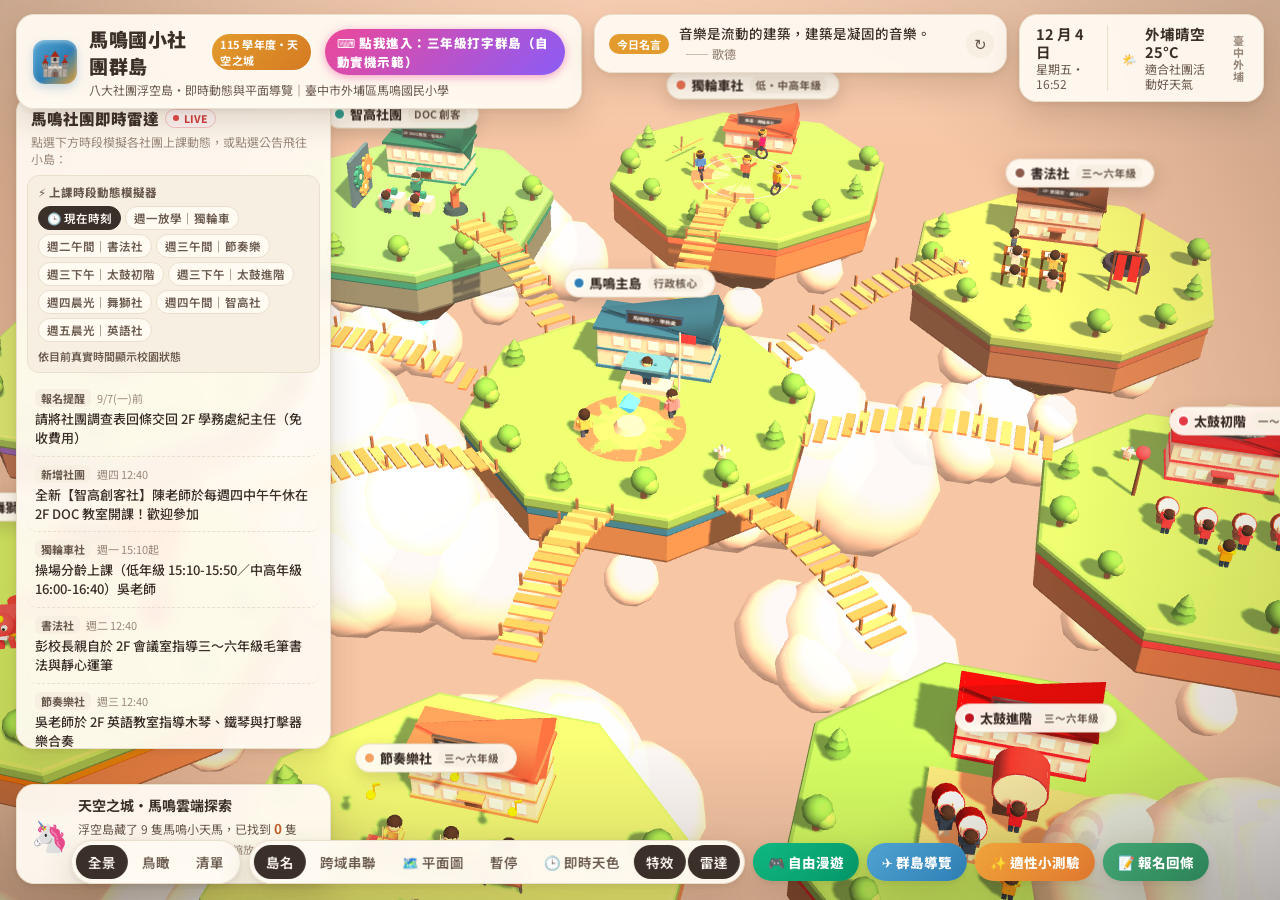
<file: index.html>
<!doctype html>
<html lang="zh-Hant-TW">
  <head>
    <meta charset="UTF-8" />
    <meta name="viewport" content="width=device-width, initial-scale=1.0, viewport-fit=cover" />
    <title>馬鳴國小社團群島｜115學年度天空之城 3D 社團探索互動網</title>
    <meta
      name="description"
      content="臺中市外埔區馬鳴國民小學 115 學年度學生社團即時資訊 3D 互動網站：獨輪車社、書法社、太鼓初階、太鼓進階、節奏樂社、舞獅社、英語社與 DOC 智高創客社。"
    />
    <meta name="theme-color" content="#bfe3f2" />
    <link rel="preconnect" href="https://fonts.googleapis.com" />
    <link rel="preconnect" href="https://fonts.gstatic.com" crossorigin />
    <link
      href="https://fonts.googleapis.com/css2?family=Noto+Sans+TC:wght@400;500;700;900&display=swap"
      rel="stylesheet"
    />
    <link rel="stylesheet" href="./assets/styles.css" />
    <style>
      @media print {
        body * {
          visibility: hidden !important;
        }
        #modal-wrap,
        #printable-slip,
        #printable-slip * {
          visibility: visible !important;
        }
        #modal-wrap {
          position: absolute !important;
          inset: 0 !important;
          background: #fff !important;
          padding: 0 !important;
        }
        .modal-card {
          box-shadow: none !important;
          border: none !important;
          width: 100% !important;
          max-height: none !important;
        }
      }
    </style>
  </head>
  <body>
    <div id="root">
      <!-- 3D 雲海浮空島舞台 -->
      <div id="stage-canvas" class="stage" aria-label="馬鳴國小 3D 社團浮空群島"></div>
      <div id="tilt-shift" class="tilt-shift-overlay"></div>
      <div id="label-layer" class="label-layer"></div>

      <!-- 頂部資訊導覽列 -->
      <header class="topbar">
        <div class="brand" style="cursor:pointer;" onclick="document.getElementById('tb-panorama').click()">
          <div class="brand-logo" aria-hidden="true">🏰</div>
          <div>
            <h1>
              馬鳴國小社團群島
              <span class="beta">115 學年度・天空之城</span> <a href="./打字島/index.html?demo=1" style="background:linear-gradient(135deg,#ec4899,#8b5cf6);color:#fff;padding:4px 12px;border-radius:999px;font-size:12.5px;font-weight:900;text-decoration:none;margin-left:6px;box-shadow:0 2px 10px rgba(236,72,153,0.5);">⌨️ 點我進入：三年級打字群島（自動實機示範）</a>
            </h1>
            <p>八大社團浮空島・即時動態與平面導覽｜臺中市外埔區馬鳴國民小學</p>
          </div>
        </div>

        <div class="quote" aria-live="polite">
          <span class="quote-tag">今日名言</span>
          <p>
            <span id="quote-text" class="quote-text">知之者不如好之者，好之者不如樂之者。</span>
            <span id="quote-by" class="quote-by">—— 孔子《論語》</span>
          </p>
          <button id="quote-next" class="quote-next" title="換一句名言" aria-label="換一句名言">↻</button>
        </div>

        <div class="weather" aria-live="polite">
          <div class="date">
            <b id="clock-date">11 月 5 日</b>
            <span id="clock-time">星期四・11:20</span>
          </div>
          <div id="wx-box" class="wx">
            <span class="wx-icon">🌤️</span>
            <div>
              <b>讀取天氣…</b>
              <span>臺中外埔區</span>
            </div>
          </div>
          <div class="place">臺中外埔</div>
        </div>
      </header>

      <!-- 左側社團即時雷達與日誌 -->
      <aside id="club-log" class="log" aria-label="社團即時雷達與日誌">
        <div class="log-head">
          <h3>
            馬鳴社團即時雷達
            <span class="live-badge">LIVE</span>
          </h3>
        </div>
        <p class="log-sub">點選下方時段模擬各社團上課動態，或點選公告飛往小島：</p>

        <div class="sim-box">
          <div class="sim-title">
            <span>⚡ 上課時段動態模擬器</span>
          </div>
          <div id="sim-pills" class="sim-pills"></div>
          <div id="sim-desc" style="margin-top:6px;font-size:11px;color:var(--ink-2);font-weight:600;"></div>
        </div>

        <ul id="log-news-list" class="news"></ul>
      </aside>

      <!-- 右側社團浮空島詳細資訊面板 -->
      <aside id="detail-panel" class="panel hidden" aria-label="社團詳細資訊"></aside>

      <!-- 清單與總表視圖 -->
      <section id="list-view" class="listview hidden" aria-label="全部社團島清單"></section>

      <!-- 自動導覽控制面板 -->
      <section id="tour-box" class="tour hidden" aria-label="群島自動導覽"></section>

      <!-- 跨域／場地串聯圖例說明 -->
      <div id="legend-card" class="legend-card hidden">
        <b>🌈 雲海空橋・場地與能力串聯</b>
        <p>
          金色光弧連結了共用專科教室（如 2F 視聽教室的太鼓初／進階、2F 英語教室的節奏樂／英語社）以及相鄰的 DOC 教室智高創客社，展現馬鳴多元學習生態系！
        </p>
      </div>

      <!-- 左下角雲海尋寶小幫手 -->
      <div class="guide">
        <div
          class="mascot"
          title="點擊島上的白色小天馬收集彩蛋！"
          onclick="document.getElementById('btn-tour').click()"
        >
          🦄
        </div>
        <div>
          <b>天空之城・馬鳴雲端探索</b>
          <span>
            浮空島藏了 9 隻馬鳴小天馬，已找到 <strong id="mascot-count">0</strong> 隻
          </span>
          <span class="howto">左鍵拖曳旋轉・右鍵平移・滾輪縮放・點擊小島看社團</span>
        </div>
      </div>

      <!-- 底部中央控制工具列 -->
      <nav class="toolbar" aria-label="視角與互動工具列">
        <div class="seg">
          <button id="tb-panorama" class="tb on" title="斜角 3D 天空群島全景">全景</button>
          <button id="tb-bird" class="tb" title="從雲海正上方俯瞰">鳥瞰</button>
          <button id="tb-list" class="tb" title="115-1 社團總表與清單">清單</button>
        </div>

        <div class="seg">
          <button id="tb-labels" class="tb on" title="顯示或隱藏浮空島名稱">島名</button>
          <button id="tb-links" class="tb" title="顯示教室共用與跨域串聯光弧">跨域串聯</button>
          <button id="tb-map" class="tb" title="開啟馬鳴國小平面圖教室定位">🗺️ 平面圖</button>
          <button id="tb-anim" class="tb" title="暫停或播放 3D 動畫">暫停</button>
          <button id="tb-time" class="tb" title="切換白天／黃昏／星夜浮空城">🕒 即時天色</button>
          <button id="tb-fx" class="tb on" title="微縮模型移軸景深效果">特效</button>
          <button id="tb-log" class="tb on" title="顯示或隱藏左側即時雷達">雷達</button>
        </div>

        <button id="btn-roam" class="tour-btn" style="background:linear-gradient(135deg, #10b981, #059669);" title="操縱小學生角色在浮空島上自由奔跑">🎮 自由漫遊</button>
        <button id="btn-tour" class="tour-btn" title="自動巡航導覽 9 座浮空島">✈️ 群島導覽</button>
        <button id="btn-quiz" class="quiz-btn" title="6 題測出最適合你的馬鳴社團">✨ 適性小測驗</button>
        <button id="btn-slip" class="reg-btn" title="填寫與列印 115-1 社團報名回條">📝 報名回條</button>
      </nav>

      <!-- 漫遊模式 HUD 與提示 -->
      <div id="roam-hud" class="roam-hud hidden">
        <span>🎮 漫遊中：</span>
        <span class="hud-key">WASD</span> 移動
        <span class="hud-key">Space</span> 跳躍
        <span class="hud-key">Shift</span> 加速
        <span id="roam-near-text" style="color:#ffd166;margin-left:6px;"></span>
        <button id="roam-action-btn" class="hud-action" style="display:none;">開啟社團 (E)</button>
        <button id="roam-custom-btn" class="hud-action" style="background:#4fa3d1;margin-left:auto;">🏷️ 換裝更名</button>
        <button id="roam-exit-btn" class="hud-action" style="background:#e63946;">結束 (Esc)</button>
      </div>

      <!-- 行動裝置虛擬搖桿與按鈕 -->
      <div id="virtual-controls" class="virtual-controls hidden">
        <div class="v-dpad">
          <button class="v-btn up" id="v-up">▲</button>
          <button class="v-btn left" id="v-left">◀</button>
          <button class="v-btn down" id="v-down">▼</button>
          <button class="v-btn right" id="v-right">▶</button>
        </div>
        <div class="v-actions">
          <button class="v-action-btn" id="v-jump">跳躍</button>
          <button class="v-action-btn" id="v-interact" style="background:#10b981;font-size:12px;">互動</button>
        </div>
      </div>

      <!-- 多功能彈窗容器（平面圖／適性測驗／報名回條） -->
      <div id="modal-wrap" class="modal-wrap hidden" role="dialog" aria-modal="true"></div>

      <!-- Toast 提示訊息 -->
      <div id="toast" class="toast hidden" role="status"></div>

      <!-- 開場微縮模型組裝動畫 -->
      <div id="intro-screen" class="intro">
        <div class="intro-card">
          <p class="eyebrow">HELLO, MMPS SKY ARCHIPELAGO</p>
          <div class="intro-icon">🏰</div>
          <h2>馬鳴國小社團群島</h2>
          <p>115 學年度「天空之城」八大社團 3D 浮空島探索網</p>
          <div class="intro-bar">
            <i id="intro-bar-fill" style="width: 20%"></i>
          </div>
          <p id="intro-step-text" style="font-size: 13px; color: var(--muted); margin-bottom: 6px;">
            凝聚天空之城飛行石能量…
          </p>
          <button id="intro-skip" class="intro-skip">立即進入雲海群島 ›</button>
        </div>
      </div>
    </div>

    <!-- 載入本地 Three.js 引擎與模組 -->
    <script src="./assets/three.min.js"></script>
    <script src="./assets/club-data.js"></script>
    <script src="./assets/scene-3d.js"></script>
    <script src="./assets/app-ui.js"></script>
  </body>
</html>
</file>
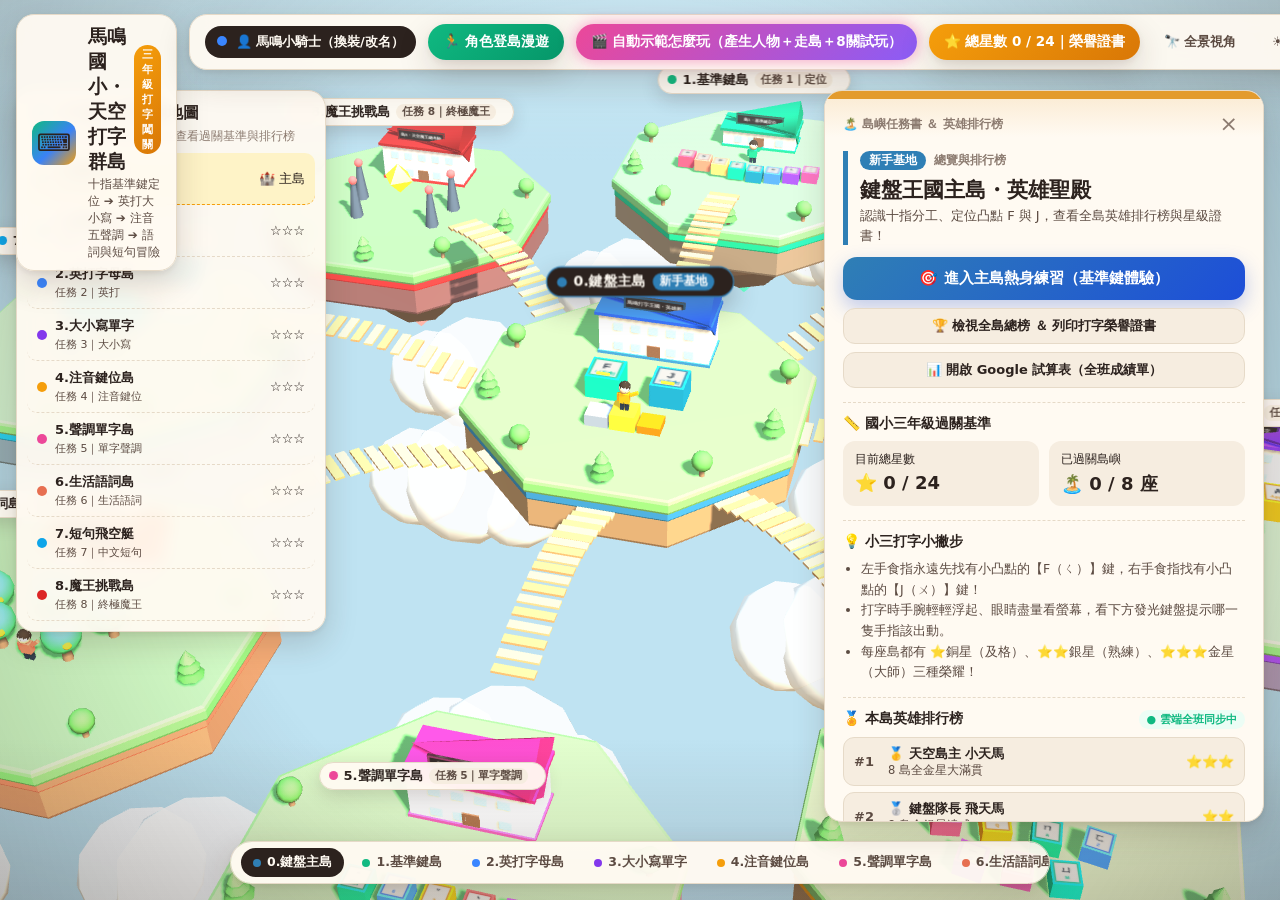
<file: 打字島/index.html>
<!DOCTYPE html>
<html lang="zh-Hant-TW">
<head>
  <meta charset="UTF-8" />
  <meta name="viewport" content="width=device-width, initial-scale=1.0, maximum-scale=1.0, user-scalable=no" />
  <title>馬鳴國小・天空打字群島｜三年級中英打字十指闖關與英雄榜</title>
  <meta name="description" content="臺中市外埔區馬鳴國民小學「天空打字群島」：專為國小三年級設計的 3D 浮空島中英打字闖關網站，涵蓋基準鍵定位、英打字母、Shift 大小寫單字、注音符號鍵位、五聲調單字、雙字語詞、生活短句與混合魔王島。" />
  <link rel="stylesheet" href="./assets/styles.css" />
</head>
<body>
  <div id="root">
    <!-- 3D 畫布與微縮模型移軸濾鏡 -->
    <div id="canvas-stage" class="stage"></div>
    <div class="tilt-shift-overlay"></div>
    <div id="label-layer" class="label-layer"></div>

    <!-- 頂部品牌與個人星等工具列 -->
    <header class="topbar">
      <div class="brand">
        <div class="brand-logo" aria-hidden="true">⌨️</div>
        <div>
          <h1>
            馬鳴國小・天空打字群島
            <span class="beta">三年級打字闖關</span>
          </h1>
          <p>十指基準鍵定位 ➔ 英打大小寫 ➔ 注音五聲調 ➔ 語詞與短句冒險</p>
        </div>
      </div>

      <div class="profile-bar">
        <button id="btn-open-avatar" class="tb on" title="修改角色姓名與服裝">
          <span id="top-player-dot" style="display:inline-block;width:10px;height:10px;border-radius:50%;background:#3a86ff;margin-right:4px;"></span>
          👤 <span id="top-player-name">馬鳴小騎士</span>（換裝/改名）
        </button>

        <button id="btn-roam-toggle" class="action-pill" style="background:linear-gradient(135deg,#10b981,#059669);">
          🏃 角色登島漫遊
        </button>

        <button id="btn-auto-demo" class="action-pill" style="background:linear-gradient(135deg,#ec4899,#8b5cf6);box-shadow:0 0 16px rgba(236,72,153,0.55);">
          🎬 自動示範怎麼玩（產生人物＋走島＋8關試玩）
        </button>

        <button id="btn-open-cert-top" class="action-pill" style="background:linear-gradient(135deg,#f59e0b,#d97706);">
          ⭐ 總星數 <span id="total-stars-count">0 / 24</span>｜榮譽證書
        </button>

        <button id="btn-view" class="tb">🔭 全景視角</button>
        <button id="btn-theme" class="tb">☀️ 晴空</button>
        <button id="btn-sound" class="tb">🔊 音效：開</button>
        <a href="https://docs.google.com/spreadsheets/d/18wjBHdrX1-dTkLO44P69Rultnt9jBNqLOLeWOztQB6E/edit?gid=0#gid=0" target="_blank" rel="noopener noreferrer" class="tb" style="background:#d1fae5;color:#065f46;border:1px solid #10b981;font-weight:900;" title="在 Google 試算表檢視全班成績">📊 全班成績試算表</a>
        <a href="../index.html" class="tb" style="background:#e6dac8;color:#2c221e;" title="前往馬鳴國小社團群島">🏝️ 回社團群島</a>
      </div>
    </header>

    <!-- 角色漫遊模式頂部靠近提示 HUD -->
    <div id="roam-hud" class="roam-hud hidden">
      <span>🕹️ 漫遊操作：<span class="hud-key">W A S D</span> 或 <span class="hud-key">方向鍵</span> 移動｜<span class="hud-key">空白鍵</span> 跳躍</span>
      <span>📍 目前所在：<strong id="roam-island-name">0. 鍵盤王國主島</strong></span>
      <button id="btn-roam-play" class="hud-action">🎮 進入本島闖關</button>
      <div style="display:inline-flex;gap:4px;margin-left:6px;">
        <button class="hud-action" style="background:#3b82f6;" data-move="up">▲</button>
        <button class="hud-action" style="background:#3b82f6;" data-move="left">◀</button>
        <button class="hud-action" style="background:#3b82f6;" data-move="down">▼</button>
        <button class="hud-action" style="background:#3b82f6;" data-move="right">▶</button>
        <button class="hud-action" style="background:#f59e0b;" data-move="jump">跳</button>
      </div>
    </div>

    <!-- 左側：國小三年級 8 大打字任務島進度清單 -->
    <aside class="log" aria-label="打字闖關任務地圖">
      <div class="log-head">
        <h3>🗺️ 三年級打字闖關地圖</h3>
      </div>
      <p class="log-sub">點選任一島嶼可飛往該島並查看過關基準與排行榜</p>
      <div id="mission-list" class="mission-list"></div>
    </aside>

    <!-- 右側：島嶼任務說明、小三基準與英雄排行榜面板 -->
    <section id="detail-panel" class="panel" aria-label="島嶼詳情與英雄榜">
      <div class="panel-head">
        <div class="panel-nav">
          <span style="font-size:12px;font-weight:800;color:var(--muted);">🏝️ 島嶼任務書 ＆ 英雄排行榜</span>
          <button id="btn-close-detail" class="x" title="收合面板">×</button>
        </div>
      </div>
      <div id="detail-content" class="panel-body"></div>
    </section>

    <!-- 底部：9 座島嶼快速切換列 -->
    <nav class="toolbar" aria-label="島嶼快速導覽">
      <div id="island-dock" class="island-dock"></div>
    </nav>

    <!-- =========================================================
         🎮 打字闖關遊戲艙 (#typing-cockpit) ＆ 十指發光虛擬鍵盤
         ========================================================= -->
    <div id="typing-cockpit" class="cockpit-wrap hidden" role="dialog" aria-modal="true">
      <div class="cockpit" style="position:relative;">
        <!-- 座艙頂部資訊與即時成績列 -->
        <div class="cp-header">
          <div class="cp-title-box">
            <h3 id="cp-island-title">島 1：基準鍵定位島</h3>
            <div id="cp-rule-desc" style="font-size:12px;color:var(--ink-2);margin-top:2px;"></div>
          </div>

          <div class="cp-stats">
            <div class="stat-pill">⏱️ 剩餘 <b id="cp-timer">60s</b></div>
            <div class="stat-pill">🎯 已完成 <b id="cp-score">0</b></div>
            <div class="stat-pill">✨ 正確率 <b id="cp-acc">100%</b></div>
            <div class="stat-pill">🔥 連擊 <b id="cp-combo">0</b></div>
            <div class="stat-pill">🏆 目前星等 <b id="cp-stars-live">☆☆☆</b></div>
          </div>

          <div style="display:flex;gap:6px;">
            <button id="btn-cp-restart" class="tb" style="background:var(--paper);border:1px solid var(--line);">🔄 重新計時</button>
            <button id="btn-cp-finish-now" class="tb" style="background:#fef3c7;border:1px solid #f59e0b;">🏁 提前結算</button>
            <button id="btn-cp-close" class="tb" style="background:#fee2e2;color:#991b1b;">✕ 離開 (Esc)</button>
          </div>
        </div>

        <!-- 題目展示與注音/按鍵逐鍵拆解舞台 -->
        <div class="cp-stage">
          <button id="cp-mode-toggle" class="tb" style="background:#dbeafe;color:#1e40af;border:1px solid #93c5fd;font-size:12px;margin-bottom:4px;">
            🎯 目前：注音按鍵導引模式（免切輸入法）
          </button>

          <div class="prompt-card">
            <div id="cp-target-big" class="prompt-main">F</div>
            <div id="cp-zy-steps" class="zy-steps-row"></div>
            <div id="cp-hint-text" class="prompt-sub"></div>
          </div>

          <!-- 可選：真實中文輸入框 (IME) 模式 -->
          <div id="cp-ime-wrap" class="ime-input-box hidden">
            <input id="cp-ime-input" type="text" placeholder="請切到微軟注音，在此輸入上方國字..." autocomplete="off" />
          </div>

          <!-- 十指分工提示橫幅 -->
          <div id="vk-finger-banner" class="finger-banner">
            🖐️ 請把左手食指放在 F 鍵、右手食指放在 J 鍵（摸摸看有小凸點喔！）
          </div>
        </div>

        <!-- 臺灣標準大千注音 + 英數 4 排發光虛擬鍵盤 -->
        <div class="v-keyboard">
          <div id="vk-rows-container" style="display:flex;flex-direction:column;gap:6px;"></div>
          <div class="finger-legend">
            <span><i style="background:#ef476f"></i>左手小指</span>
            <span><i style="background:#f78c6b"></i>左手無名指</span>
            <span><i style="background:#ffd166"></i>左手中指</span>
            <span><i style="background:#06d6a0"></i>左手食指(F凸點)</span>
            <span><i style="background:#a855f7"></i>雙手大拇指(空白鍵一聲)</span>
            <span><i style="background:#118ab2"></i>右手食指(J凸點)</span>
            <span><i style="background:#3a86ff"></i>右手中指</span>
            <span><i style="background:#8338ec"></i>右手無名指</span>
            <span><i style="background:#ec4899"></i>右手小指</span>
          </div>
        </div>

        <!-- 闖關完成結算覆蓋層 -->
        <div id="cp-result-overlay" class="res-overlay hidden"></div>
      </div>
    </div>

    <!-- =========================================================
         👤 角色命名與造型自訂彈窗 (#avatar-modal)
         ========================================================= -->
    <div id="avatar-modal" class="modal-wrap hidden" role="dialog" aria-modal="true">
      <div class="modal-card" style="max-width:460px;">
        <button id="btn-close-avatar" class="x modal-close">×</button>
        <h2 style="margin:0 0 6px;">👤 設定你的打字冒險家角色</h2>
        <p style="margin:0 0 14px;font-size:13px;color:var(--ink-2);">
          你的名字會顯示在 3D 人物頭頂名牌、各島英雄排行榜與榮譽證書上喔！（請填寫暱稱或名字即可）
        </p>

        <div style="display:flex;flex-direction:column;gap:10px;">
          <label style="font-size:13px;font-weight:800;">
            🌟 角色名字 / 暱稱
            <input id="inp-player-name" type="text" maxlength="14" placeholder="例如：小天馬、3年甲班小傑" style="width:100%;margin-top:4px;padding:8px 12px;border-radius:10px;border:1.5px solid var(--line);font-weight:800;" />
          </label>

          <label style="font-size:13px;font-weight:800;">
            🎖️ 頭頂稱號徽章
            <input id="inp-player-title" type="text" maxlength="14" placeholder="例如：三年級打字冒險家" style="width:100%;margin-top:4px;padding:8px 12px;border-radius:10px;border:1.5px solid var(--line);font-weight:800;" />
          </label>

          <div>
            <div style="font-size:13px;font-weight:800;">👕 上衣顏色</div>
            <div class="avatar-colors">
              <button class="color-dot" style="background:#3a86ff" data-shirt="#3a86ff" title="天空藍"></button>
              <button class="color-dot" style="background:#10b981" data-shirt="#10b981" title="森林綠"></button>
              <button class="color-dot" style="background:#ef476f" data-shirt="#ef476f" title="活力紅"></button>
              <button class="color-dot" style="background:#f59e0b" data-shirt="#f59e0b" title="陽光橘"></button>
              <button class="color-dot" style="background:#8338ec" data-shirt="#8338ec" title="魔法紫"></button>
            </div>
          </div>

          <div>
            <div style="font-size:13px;font-weight:800;">🧢 帽子顏色</div>
            <div class="avatar-colors">
              <button class="color-dot" style="background:#fbbf24" data-hat="#fbbf24" title="金黃帽"></button>
              <button class="color-dot" style="background:#ef4444" data-hat="#ef4444" title="紅探險帽"></button>
              <button class="color-dot" style="background:#3b82f6" data-hat="#3b82f6" title="藍飛行帽"></button>
              <button class="color-dot" style="background:#10b981" data-hat="#10b981" title="綠精靈帽"></button>
              <button class="color-dot" style="background:#ec4899" data-hat="#ec4899" title="粉紅帽"></button>
            </div>
          </div>

          <button id="btn-save-avatar" class="btn-primary-launch" style="background:linear-gradient(135deg,#10b981,#2563eb);margin-top:6px;">
            ✅ 儲存角色並更新排行榜名牌
          </button>
        </div>
      </div>
    </div>

    <!-- =========================================================
         🏆 榮譽證書與總成績單彈窗 (#cert-modal)
         ========================================================= -->
    <div id="cert-modal" class="modal-wrap hidden" role="dialog" aria-modal="true">
      <div class="modal-card" style="max-width:740px;">
        <button id="btn-close-cert" class="x modal-close no-print">×</button>
        <div id="cert-body"></div>
        <div class="no-print" style="display:flex;justify-content:flex-end;gap:10px;margin-top:14px;">
          <button id="btn-print-cert" class="btn-primary-launch" style="background:linear-gradient(135deg,#f59e0b,#d97706);padding:9px 18px;">
            🖨️ 列印 / 另存 PDF 榮譽證書
          </button>
        </div>
      </div>
    </div>
  </div>

  <!-- 載入 Three.js、小三打字題庫、3D 浮空島引擎與互動 UI -->
  <script src="./assets/three.min.js"></script>
  <script src="./assets/typing-data.js"></script>
  <script src="./assets/scene-3d.js"></script>
  <script src="./assets/app-ui.js"></script>
</body>
</html>
</file>
<file: assets/styles.css>
:root {
  --ink: #3b2f2a;
  --ink-2: #6b5a4e;
  --muted: #9a897b;
  --paper: #fffaf2;
  --paper-2: #f7efe2;
  --line: #eadfcd;
  --accent: #e39b2d;
  --sky-blue: #4fa3d1;
  --shadow: 0 12px 32px rgba(80, 55, 30, 0.18), 0 2px 6px rgba(80, 55, 30, 0.08);
  --radius: 18px;
  --font: "Noto Sans TC", "PingFang TC", "Microsoft JhengHei", system-ui, -apple-system, sans-serif;
  color-scheme: light;
}

* {
  box-sizing: border-box;
}

html, body, #root {
  width: 100%;
  height: 100%;
  margin: 0;
  padding: 0;
  overflow: hidden;
  user-select: none;
  -webkit-user-select: none;
}

body {
  font-family: var(--font);
  color: var(--ink);
  -webkit-font-smoothing: antialiased;
  background: #bfe3f2;
}

button, input, select {
  font: inherit;
  color: inherit;
}

button {
  cursor: pointer;
}

a {
  color: inherit;
}

/* 3D Stage & Tilt-Shift FX Overlay */
.stage {
  position: fixed;
  inset: 0;
  z-index: 1;
}

.stage canvas {
  display: block;
  width: 100%;
  height: 100%;
  outline: none;
}

.tilt-shift-overlay {
  position: fixed;
  inset: 0;
  z-index: 2;
  pointer-events: none;
  transition: opacity 0.4s ease;
  background:
    radial-gradient(circle at 50% 50%, transparent 55%, rgba(35, 25, 15, 0.22) 100%),
    linear-gradient(180deg, rgba(255, 250, 242, 0.18) 0%, transparent 18%, transparent 82%, rgba(59, 47, 42, 0.18) 100%);
  backdrop-filter: saturate(1.08);
}

.tilt-shift-overlay.off {
  opacity: 0;
}

/* 3D Floating HTML Labels */
.label-layer {
  position: fixed;
  inset: 0;
  z-index: 5;
  pointer-events: none;
  overflow: hidden;
}

.nameplate {
  position: absolute;
  transform: translate(-50%, -50%);
  background: rgba(255, 250, 242, 0.94);
  border: 1.5px solid var(--line);
  border-radius: 999px;
  box-shadow: 0 6px 18px rgba(59, 47, 42, 0.18);
  padding: 4px 11px 4px 9px;
  display: inline-flex;
  align-items: center;
  gap: 6px;
  font-size: 13px;
  font-weight: 800;
  color: var(--ink);
  white-space: nowrap;
  pointer-events: auto;
  cursor: pointer;
  transition: transform 0.2s cubic-bezier(0.2, 0.9, 0.3, 1), background 0.2s, box-shadow 0.2s, opacity 0.25s;
  backdrop-filter: blur(4px);
}

.nameplate:hover,
.nameplate.on {
  background: var(--ink);
  color: #fffaf2;
  border-color: var(--c, var(--accent));
  transform: translate(-50%, -58%) scale(1.1);
  box-shadow: 0 10px 24px rgba(59, 47, 42, 0.32);
  z-index: 15;
}

.nameplate.hidden {
  opacity: 0;
  pointer-events: none;
}

.nameplate .dot {
  width: 9px;
  height: 9px;
  border-radius: 50%;
  background: var(--c, var(--accent));
  box-shadow: 0 0 0 2px rgba(255, 255, 255, 0.6);
  flex: none;
}

.nameplate em {
  font-style: normal;
  font-size: 10.5px;
  font-weight: 700;
  padding: 1px 6px;
  border-radius: 999px;
  background: var(--paper-2);
  color: var(--ink-2);
}

.nameplate:hover em,
.nameplate.on em {
  background: var(--c, var(--accent));
  color: #fff;
}

.nameplate .live-pill {
  background: #e04848;
  color: #fff;
  font-size: 10px;
  font-weight: 800;
  padding: 1px 6px;
  border-radius: 999px;
  display: inline-flex;
  align-items: center;
  gap: 3px;
  animation: pulseLive 1.4s infinite ease-in-out;
}

@keyframes pulseLive {
  0%, 100% { transform: scale(1); opacity: 1; }
  50% { transform: scale(1.06); opacity: 0.82; }
}

.link-label {
  position: absolute;
  transform: translate(-50%, -50%);
  background: rgba(59, 47, 42, 0.86);
  color: #fffaf2;
  padding: 3px 9px;
  border-radius: 999px;
  font-size: 11px;
  font-weight: 700;
  white-space: nowrap;
  pointer-events: none;
  box-shadow: 0 4px 12px rgba(0,0,0,0.18);
}

/* Topbar */
.topbar {
  position: fixed;
  top: 14px;
  left: 16px;
  right: 16px;
  z-index: 20;
  display: flex;
  justify-content: space-between;
  align-items: flex-start;
  gap: 12px;
  pointer-events: none;
}

.topbar > * {
  pointer-events: auto;
}

.brand, .weather {
  background: rgba(255, 250, 242, 0.95);
  border: 1px solid var(--line);
  border-radius: var(--radius);
  box-shadow: var(--shadow);
  backdrop-filter: blur(8px);
  display: flex;
  align-items: center;
  gap: 12px;
  padding: 10px 16px;
}

.brand-logo {
  width: 44px;
  height: 44px;
  border-radius: 12px;
  background: linear-gradient(135deg, #4fa3d1 0%, #2f7fb5 55%, #e39b2d 100%);
  display: grid;
  place-items: center;
  font-size: 24px;
  box-shadow: inset 0 2px 4px rgba(255,255,255,0.4), 0 4px 10px rgba(47, 127, 181, 0.25);
  flex: none;
}

.brand h1 {
  margin: 0;
  font-size: 19px;
  font-weight: 900;
  letter-spacing: 0.03em;
  display: flex;
  align-items: center;
  gap: 8px;
}

.beta {
  background: linear-gradient(135deg, #e39b2d, #d47a22);
  color: #fff;
  font-size: 11px;
  font-weight: 700;
  padding: 2px 8px;
  border-radius: 999px;
  letter-spacing: 0.02em;
}

.brand p {
  margin: 2px 0 0;
  font-size: 12px;
  color: var(--ink-2);
}

.quote {
  background: rgba(255, 250, 242, 0.92);
  border: 1px solid var(--line);
  border-radius: var(--radius);
  box-shadow: var(--shadow);
  backdrop-filter: blur(6px);
  flex: 0 1 520px;
  min-width: 0;
  display: flex;
  align-items: center;
  gap: 10px;
  padding: 9px 12px 9px 14px;
}

.quote-tag {
  background: var(--accent);
  color: #fff;
  border-radius: 999px;
  padding: 2px 8px;
  font-size: 11px;
  font-weight: 700;
  flex: none;
}

.quote p {
  flex: 1;
  min-width: 0;
  margin: 0;
  line-height: 1.45;
  font-size: 13.5px;
  font-weight: 500;
}

.quote-by {
  color: var(--muted);
  font-size: 12px;
  margin-left: 6px;
  white-space: nowrap;
}

.quote-next {
  width: 28px;
  height: 28px;
  border-radius: 50%;
  border: 0;
  background: var(--paper-2);
  color: var(--ink-2);
  font-size: 15px;
  flex: none;
  display: grid;
  place-items: center;
  transition: background 0.15s, transform 0.2s;
}

.quote-next:hover {
  background: var(--line);
  color: var(--ink);
  transform: rotate(90deg);
}

.weather {
  gap: 14px;
}

.weather .date,
.weather .wx > div {
  display: flex;
  flex-direction: column;
  line-height: 1.25;
}

.weather b {
  font-size: 14.5px;
  font-weight: 700;
}

.weather span {
  font-size: 12px;
  color: var(--ink-2);
}

.wx {
  border-left: 1px solid var(--line);
  padding-left: 14px;
  display: flex;
  align-items: center;
  gap: 8px;
}

.wx-icon {
  font-size: 25px;
}

.place {
  color: var(--muted);
  writing-mode: vertical-rl;
  letter-spacing: 0.1em;
  font-size: 11px;
  font-weight: 700;
}

/* Left Live Radar & Club Log */
.log {
  position: fixed;
  top: 94px;
  left: 16px;
  z-index: 18;
  width: 315px;
  max-height: calc(100vh - 245px);
  background: rgba(255, 250, 242, 0.94);
  border: 1px solid var(--line);
  border-radius: var(--radius);
  box-shadow: var(--shadow);
  backdrop-filter: blur(8px);
  display: flex;
  flex-direction: column;
  overflow: hidden;
  transition: transform 0.3s ease, opacity 0.3s ease;
}

.log.hidden {
  transform: translateX(-340px);
  opacity: 0;
  pointer-events: none;
}

.log-head {
  display: flex;
  justify-content: space-between;
  align-items: center;
  padding: 12px 14px 4px;
}

.log h3 {
  margin: 0;
  font-size: 15.5px;
  font-weight: 900;
  display: flex;
  align-items: center;
  gap: 6px;
}

.live-badge {
  color: #d33f3f;
  border: 1px solid #f2c3c3;
  background: #fff5f5;
  border-radius: 999px;
  padding: 1px 7px;
  font-size: 10.5px;
  font-weight: 800;
  display: inline-flex;
  align-items: center;
  gap: 5px;
}

.live-badge::before {
  content: "";
  width: 6px;
  height: 6px;
  border-radius: 50%;
  background: #e04848;
  animation: blink 1.4s infinite;
}

@keyframes blink {
  50% { opacity: 0.25; }
}

.log-sub {
  color: var(--muted);
  margin: 0 14px 8px;
  font-size: 12px;
}

/* Time Slot Simulator in Left Panel */
.sim-box {
  margin: 0 10px 8px;
  padding: 8px 10px;
  background: var(--paper-2);
  border: 1px solid var(--line);
  border-radius: 12px;
}

.sim-title {
  font-size: 11.5px;
  font-weight: 800;
  color: var(--ink-2);
  margin-bottom: 6px;
  display: flex;
  justify-content: space-between;
  align-items: center;
}

.sim-pills {
  display: flex;
  flex-wrap: wrap;
  gap: 4px;
}

.sim-pill {
  border: 1px solid var(--line);
  background: var(--paper);
  border-radius: 999px;
  padding: 3px 8px;
  font-size: 11.5px;
  font-weight: 600;
  color: var(--ink-2);
  transition: all 0.15s;
}

.sim-pill:hover {
  border-color: var(--accent);
  color: var(--ink);
}

.sim-pill.on {
  background: var(--ink);
  color: #fffaf2;
  border-color: var(--ink);
}

.news {
  margin: 0;
  padding: 0 10px 10px;
  list-style: none;
  overflow-y: auto;
  flex: 1;
}

.news li {
  border-bottom: 1px dashed var(--line);
  border-radius: 10px;
  padding: 8px;
  cursor: pointer;
  transition: background 0.15s;
}

.news li:last-child {
  border-bottom: none;
}

.news li:hover {
  background: var(--paper-2);
}

.news .meta {
  display: flex;
  align-items: center;
  gap: 6px;
  font-size: 11px;
  color: var(--muted);
  margin-bottom: 3px;
}

.news .unit {
  background: var(--paper-2);
  color: var(--ink-2);
  border-radius: 6px;
  padding: 1px 6px;
  font-weight: 700;
}

.news .title {
  font-size: 13px;
  line-height: 1.45;
  color: var(--ink);
  font-weight: 500;
}

/* Bottom Left Mascot Guide */
.guide {
  position: fixed;
  bottom: 16px;
  left: 16px;
  z-index: 22;
  background: rgba(255, 250, 242, 0.95);
  border: 1px solid var(--line);
  border-radius: var(--radius);
  box-shadow: var(--shadow);
  padding: 10px 14px;
  max-width: 315px;
  display: flex;
  align-items: center;
  gap: 10px;
  backdrop-filter: blur(6px);
}

.guide .mascot {
  font-size: 30px;
  animation: hop 2.4s ease-in-out infinite;
  cursor: pointer;
}

@keyframes hop {
  0%, 70%, 100% { transform: translateY(0); }
  80% { transform: translateY(-8px) rotate(-6deg); }
  90% { transform: translateY(0); }
}

.guide b {
  font-size: 14px;
  display: block;
}

.guide span {
  color: var(--ink-2);
  font-size: 12px;
}

.guide strong {
  color: #c0602a;
  font-size: 13.5px;
}

.guide .howto {
  color: var(--muted);
  margin-top: 2px;
  font-size: 11px;
  display: block;
}

/* Bottom Center Toolbar */
.toolbar {
  position: fixed;
  bottom: 16px;
  left: 50%;
  transform: translateX(-50%);
  z-index: 25;
  display: flex;
  align-items: center;
  gap: 8px;
  max-width: calc(100vw - 32px);
}

.seg {
  background: rgba(255, 250, 242, 0.96);
  border: 1px solid var(--line);
  box-shadow: var(--shadow);
  border-radius: 999px;
  padding: 4px;
  display: flex;
  gap: 2px;
  overflow-x: auto;
  scrollbar-width: none;
  backdrop-filter: blur(8px);
}

.seg::-webkit-scrollbar {
  display: none;
}

.tb {
  white-space: nowrap;
  color: var(--ink-2);
  background: transparent;
  border: 0;
  border-radius: 999px;
  padding: 7px 12px;
  font-size: 13.5px;
  font-weight: 600;
  transition: background 0.15s, color 0.15s;
}

.tb:hover {
  background: var(--paper-2);
  color: var(--ink);
}

.tb.on {
  background: var(--ink);
  color: #fffaf2;
}

.tour-btn, .quiz-btn, .reg-btn {
  color: #fff;
  white-space: nowrap;
  box-shadow: var(--shadow);
  border: 0;
  border-radius: 999px;
  padding: 9px 15px;
  font-size: 13.5px;
  font-weight: 800;
  transition: filter 0.15s, transform 0.15s;
}

.tour-btn {
  background: linear-gradient(135deg, #4fa3d1, #2f7fb5);
}

.quiz-btn {
  background: linear-gradient(135deg, #f0a43a, #e0782f);
}

.reg-btn {
  background: linear-gradient(135deg, #44a675, #2b8256);
}

.tour-btn:hover, .quiz-btn:hover, .reg-btn:hover {
  filter: brightness(1.07);
  transform: translateY(-1px);
}

.tour-btn.on {
  background: var(--ink);
}

/* Right Detail Panel */
.panel {
  position: fixed;
  top: 94px;
  bottom: 78px;
  right: 16px;
  z-index: 30;
  width: 440px;
  max-width: calc(100vw - 32px);
  background: var(--paper);
  border: 1px solid var(--line);
  border-radius: var(--radius);
  box-shadow: var(--shadow);
  display: flex;
  flex-direction: column;
  overflow: hidden;
  animation: slideIn 0.32s cubic-bezier(0.2, 0.9, 0.3, 1);
}

.panel.hidden {
  display: none;
}

@keyframes slideIn {
  from { opacity: 0; transform: translateX(40px); }
  to { opacity: 1; transform: translateX(0); }
}

.panel-head {
  border-top: 8px solid var(--c, var(--accent));
  background: linear-gradient(180deg, color-mix(in srgb, var(--c, var(--accent)) 14%, var(--paper)) 0%, var(--paper) 100%);
  padding: 12px 18px 0;
}

.panel-nav {
  display: flex;
  align-items: center;
  gap: 6px;
}

.panel-nav .nav-circle {
  border: 1px solid var(--line);
  background: var(--paper);
  border-radius: 50%;
  width: 28px;
  height: 28px;
  font-size: 16px;
  line-height: 1;
  display: grid;
  place-items: center;
}

.panel-nav .nav-circle:hover {
  background: var(--paper-2);
}

.panel-nav .x {
  margin-left: auto;
}

.x {
  color: var(--muted);
  background: transparent;
  border: 0;
  border-radius: 8px;
  padding: 2px 7px;
  font-size: 22px;
  line-height: 1;
}

.x:hover {
  background: var(--paper-2);
  color: var(--ink);
}

.kind {
  color: var(--c, var(--accent));
  letter-spacing: 0.06em;
  padding: 0 4px;
  font-size: 12px;
  font-weight: 800;
}

.panel h2 {
  margin: 6px 0 2px;
  font-size: 23px;
  font-weight: 900;
  display: flex;
  align-items: center;
  gap: 8px;
}

.tagline {
  color: var(--ink-2);
  margin: 0;
  font-size: 14px;
  font-weight: 500;
}

.group-meta {
  color: var(--muted);
  margin: 5px 0 0;
  font-size: 12.5px;
  display: flex;
  flex-wrap: wrap;
  gap: 8px;
}

.group-meta span {
  background: rgba(255,255,255,0.7);
  border: 1px solid var(--line);
  border-radius: 6px;
  padding: 2px 7px;
  color: var(--ink-2);
  font-weight: 600;
}

.tabs {
  display: flex;
  gap: 4px;
  margin-top: 10px;
  overflow-x: auto;
  scrollbar-width: none;
}

.tabs::-webkit-scrollbar {
  display: none;
}

.tabs button {
  color: var(--ink-2);
  white-space: nowrap;
  background: transparent;
  border: 0;
  border-bottom: 3px solid transparent;
  padding: 8px 11px;
  font-size: 13.5px;
  font-weight: 600;
}

.tabs button.on {
  color: var(--ink);
  border-bottom-color: var(--c, var(--accent));
  font-weight: 800;
}

.panel-body {
  border-top: 1px solid var(--line);
  flex: 1;
  padding: 14px 18px 22px;
  overflow-y: auto;
}

.panel-body h4 {
  margin: 16px 0 8px;
  font-size: 14.5px;
  font-weight: 800;
}

.panel-body h4:first-child {
  margin-top: 2px;
}

.para {
  margin: 0 0 10px;
  font-size: 14px;
  line-height: 1.75;
  color: var(--ink);
}

.notice-box {
  background: #fff4db;
  border: 1px solid #f0d596;
  border-radius: 12px;
  padding: 10px 12px;
  font-size: 12.5px;
  line-height: 1.6;
  color: #6e4e16;
  margin: 10px 0;
}

.chips {
  display: flex;
  flex-wrap: wrap;
  gap: 6px;
}

.chip {
  background: var(--paper-2);
  border: 1px solid var(--line);
  border-radius: 999px;
  padding: 4px 11px;
  font-size: 12.5px;
  font-weight: 600;
}

.tiles {
  display: grid;
  grid-template-columns: repeat(2, 1fr);
  gap: 8px;
  margin-bottom: 12px;
}

.tile {
  background: var(--paper-2);
  border: 1px solid var(--line);
  border-radius: 12px;
  padding: 10px 12px;
}

.tile-label {
  font-size: 11.5px;
  color: var(--muted);
  display: block;
}

.tile-val {
  font-size: 20px;
  font-weight: 900;
  color: var(--ink);
  margin-top: 2px;
  display: flex;
  align-items: baseline;
  gap: 4px;
}

.tile-val small {
  font-size: 12px;
  font-weight: 600;
  color: var(--ink-2);
}

.features {
  margin: 0;
  padding: 0;
  list-style: none;
}

.features li {
  padding: 5px 0 5px 25px;
  font-size: 13.5px;
  line-height: 1.6;
  position: relative;
}

.features li::before {
  content: "✓";
  background: var(--c, var(--accent));
  color: #fff;
  border-radius: 50%;
  width: 17px;
  height: 17px;
  font-size: 10.5px;
  display: grid;
  place-items: center;
  position: absolute;
  top: 7px;
  left: 0;
}

/* Bar Chart & Live Quota Controls */
.bar-chart {
  background: var(--paper-2);
  border: 1px solid var(--line);
  border-radius: 12px;
  padding: 12px;
  margin: 10px 0;
}

.bar-row {
  display: flex;
  align-items: center;
  gap: 8px;
  margin: 6px 0;
  font-size: 12.5px;
}

.bar-row .b-label {
  width: 78px;
  flex: none;
  color: var(--ink-2);
  font-weight: 600;
}

.bar-row .b-track {
  flex: 1;
  height: 10px;
  background: #e9dfd0;
  border-radius: 999px;
  overflow: hidden;
}

.bar-row .b-fill {
  height: 100%;
  background: var(--c, var(--accent));
  border-radius: 999px;
  transition: width 0.35s ease;
}

.bar-row .b-val {
  width: 48px;
  text-align: right;
  font-weight: 800;
  font-variant-numeric: tabular-nums;
}

.quota-adjust {
  display: flex;
  align-items: center;
  justify-content: space-between;
  background: #fff;
  border: 1px solid var(--line);
  border-radius: 12px;
  padding: 8px 12px;
  margin-top: 10px;
}

.quota-btns {
  display: flex;
  align-items: center;
  gap: 6px;
}

.quota-btns button {
  width: 28px;
  height: 28px;
  border-radius: 8px;
  border: 1px solid var(--line);
  background: var(--paper-2);
  font-weight: 900;
}

.quota-btns button:hover {
  background: var(--accent);
  color: #fff;
  border-color: var(--accent);
}

/* Embedded Floorplan in Panel & Modal */
.floorplan-card {
  position: relative;
  border-radius: 14px;
  overflow: hidden;
  border: 1.5px solid var(--line);
  background: #fff;
  box-shadow: 0 4px 14px rgba(0,0,0,0.06);
}

.floorplan-card img {
  display: block;
  width: 100%;
  height: auto;
}

.fp-pin {
  position: absolute;
  transform: translate(-50%, -50%);
  background: var(--c, #e04848);
  color: #fff;
  border: 2px solid #fff;
  border-radius: 999px;
  padding: 2px 8px;
  font-size: 11px;
  font-weight: 800;
  white-space: nowrap;
  box-shadow: 0 4px 12px rgba(0,0,0,0.28);
  cursor: pointer;
  transition: transform 0.2s;
  z-index: 3;
}

.fp-pin:hover,
.fp-pin.active {
  transform: translate(-50%, -50%) scale(1.18);
  z-index: 10;
  box-shadow: 0 0 0 5px rgba(227, 155, 45, 0.45), 0 6px 16px rgba(0,0,0,0.35);
}

/* Tour Banner */
.tour {
  position: fixed;
  bottom: 72px;
  left: 50%;
  transform: translateX(-50%);
  z-index: 24;
  width: min(620px, calc(100vw - 32px));
  background: var(--paper);
  border: 1px solid var(--line);
  border-top: 5px solid var(--c, var(--accent));
  border-radius: var(--radius);
  box-shadow: var(--shadow);
  overflow: hidden;
}

.tour.hidden {
  display: none;
}

.tour-bar {
  background: var(--paper-2);
  height: 3px;
}

.tour-bar i {
  display: block;
  height: 100%;
  background: var(--c, var(--accent));
  transition: width 0.1s linear;
}

.tour-main {
  display: flex;
  align-items: flex-start;
  gap: 14px;
  padding: 10px 14px 4px 16px;
}

.tour-text {
  flex: 1;
  min-width: 0;
}

.tour-head {
  display: flex;
  align-items: center;
  gap: 8px;
  font-size: 12px;
  color: var(--muted);
}

.tour-step {
  font-weight: 800;
  color: var(--ink-2);
}

.tour-kind {
  background: var(--c, var(--accent));
  color: #fff;
  border-radius: 999px;
  padding: 1px 8px;
  font-size: 11px;
  font-weight: 700;
}

.tour h3 {
  margin: 3px 0 0;
  font-size: 19px;
  font-weight: 900;
}

.tour-tag {
  margin: 1px 0 0;
  font-size: 13px;
  color: var(--ink-2);
}

.tour-scene {
  margin: 5px 0 0;
  font-size: 13.5px;
  line-height: 1.55;
}

.tour-ctrl {
  flex: none;
  display: grid;
  grid-template-columns: repeat(4, 34px);
  gap: 4px;
}

.tour-ctrl button {
  height: 34px;
  border-radius: 50%;
  border: 0;
  background: var(--paper-2);
  color: var(--ink-2);
  font-size: 16px;
}

.tour-ctrl button:hover {
  background: var(--line);
  color: var(--ink);
}

.tour-ctrl .tour-more {
  grid-column: 1 / -1;
  border-radius: 999px;
  background: var(--c, var(--accent));
  color: #fff;
  font-size: 12.5px;
  font-weight: 800;
}

.tour-dots {
  display: flex;
  justify-content: center;
  gap: 7px;
  padding: 6px 0 10px;
}

.tour-dots button {
  width: 9px;
  height: 9px;
  border-radius: 50%;
  border: 0;
  padding: 0;
  background: #d8cbb8;
  transition: transform 0.2s, background 0.2s;
}

.tour-dots button.on {
  background: var(--c, var(--accent));
  transform: scale(1.4);
}

/* List View & Weekly Timetable Overlay */
.listview {
  position: fixed;
  inset: 84px 16px 76px;
  z-index: 21;
  background: rgba(255, 250, 242, 0.96);
  border: 1px solid var(--line);
  border-radius: var(--radius);
  box-shadow: var(--shadow);
  backdrop-filter: blur(10px);
  overflow-y: auto;
  padding: 20px 24px;
}

.listview.hidden {
  display: none;
}

.list-inner {
  max-width: 1120px;
  margin: 0 auto;
}

.cards {
  display: grid;
  grid-template-columns: repeat(auto-fill, minmax(245px, 1fr));
  gap: 12px;
  margin-bottom: 24px;
}

.card {
  text-align: left;
  background: var(--paper);
  border: 1.5px solid var(--line);
  border-top: 5px solid var(--c, var(--accent));
  border-radius: 14px;
  padding: 12px 14px;
  display: flex;
  flex-direction: column;
  gap: 4px;
  transition: transform 0.18s, box-shadow 0.18s;
}

.card:hover {
  transform: translateY(-3px);
  box-shadow: var(--shadow);
}

.card-kind {
  font-size: 11px;
  font-weight: 800;
  color: var(--c, var(--accent));
}

.card b {
  font-size: 17px;
  font-weight: 900;
}

.card-tag {
  font-size: 12.5px;
  color: var(--ink-2);
}

.card-stat {
  margin-top: 6px;
  font-size: 12px;
  color: var(--muted);
  font-weight: 600;
}

/* Modals: Quiz, Floorplan, Registration Slip */
.modal-wrap {
  position: fixed;
  inset: 0;
  z-index: 50;
  background: rgba(35, 25, 18, 0.48);
  backdrop-filter: blur(5px);
  display: grid;
  place-items: center;
  padding: 16px;
}

.modal-wrap.hidden {
  display: none;
}

.modal-card {
  background: var(--paper);
  border: 1px solid var(--line);
  border-radius: 22px;
  box-shadow: 0 20px 50px rgba(0,0,0,0.28);
  width: min(760px, 100%);
  max-height: 88vh;
  overflow-y: auto;
  padding: 22px 24px;
  position: relative;
  animation: popModal 0.25s cubic-bezier(0.2, 0.9, 0.3, 1);
}

@keyframes popModal {
  from { opacity: 0; transform: scale(0.94) translateY(10px); }
  to { opacity: 1; transform: scale(1) translateY(0); }
}

.modal-close {
  position: absolute;
  top: 14px;
  right: 16px;
}

.eyebrow {
  color: var(--accent);
  font-size: 11.5px;
  font-weight: 900;
  letter-spacing: 0.1em;
  text-transform: uppercase;
  margin: 0 0 4px;
}

.opts {
  display: grid;
  gap: 8px;
  margin: 14px 0;
}

.opts button {
  text-align: left;
  background: var(--paper-2);
  border: 1.5px solid var(--line);
  border-radius: 12px;
  padding: 11px 14px;
  font-size: 14px;
  font-weight: 600;
  transition: all 0.15s;
}

.opts button:hover,
.opts button.on {
  background: var(--ink);
  color: #fffaf2;
  border-color: var(--ink);
}

/* Registration Slip Table */
.slip-form {
  background: #fff;
  border: 2px dashed var(--ink-2);
  border-radius: 14px;
  padding: 16px;
  margin-top: 12px;
}

.slip-inputs {
  display: grid;
  grid-template-columns: repeat(auto-fit, minmax(130px, 1fr));
  gap: 10px;
  margin-bottom: 14px;
}

.slip-inputs label {
  display: flex;
  flex-direction: column;
  gap: 4px;
  font-size: 12px;
  font-weight: 700;
  color: var(--ink-2);
}

.slip-inputs input, .slip-inputs select {
  padding: 7px 10px;
  border: 1px solid var(--line);
  border-radius: 8px;
  background: var(--paper);
}

.slip-checks {
  display: grid;
  grid-template-columns: repeat(auto-fill, minmax(210px, 1fr));
  gap: 8px;
}

.slip-item {
  display: flex;
  align-items: center;
  gap: 8px;
  padding: 8px 10px;
  border: 1.5px solid var(--line);
  border-radius: 10px;
  cursor: pointer;
  background: var(--paper);
}

.slip-item.checked {
  border-color: var(--accent);
  background: #fff6e5;
}

.slip-item.disabled {
  opacity: 0.48;
}

/* Intro Splash Screen */
.intro {
  position: fixed;
  inset: 0;
  z-index: 60;
  background: linear-gradient(180deg, #a7d8f0 0%, #e6f4fa 60%, #fffaf2 100%);
  display: grid;
  place-items: center;
  padding: 20px;
  transition: opacity 0.45s ease;
}

.intro.leave {
  opacity: 0;
  pointer-events: none;
}

.intro-card {
  background: var(--paper);
  border: 1px solid var(--line);
  border-radius: 24px;
  box-shadow: var(--shadow);
  padding: 28px 32px;
  width: min(440px, 100%);
  text-align: center;
}

.intro-icon {
  width: 72px;
  height: 72px;
  margin: 8px auto 12px;
  border-radius: 20px;
  background: linear-gradient(135deg, #4fa3d1, #2f7fb5 60%, #e39b2d);
  display: grid;
  place-items: center;
  font-size: 38px;
  box-shadow: 0 10px 24px rgba(47, 127, 181, 0.3);
}

.intro-card h2 {
  margin: 4px 0 6px;
  font-size: 24px;
  font-weight: 900;
}

.intro-card p {
  margin: 0 0 14px;
  color: var(--ink-2);
  font-size: 14px;
}

.intro-bar {
  height: 8px;
  background: var(--paper-2);
  border-radius: 999px;
  overflow: hidden;
  margin: 12px 0 8px;
}

.intro-bar i {
  display: block;
  height: 100%;
  background: linear-gradient(90deg, #4fa3d1, #e39b2d);
  transition: width 0.35s ease;
}

.intro-skip {
  margin-top: 10px;
  background: var(--ink);
  color: #fffaf2;
  border: 0;
  border-radius: 999px;
  padding: 8px 22px;
  font-size: 13.5px;
  font-weight: 700;
}

/* Toast Notification */
.toast {
  position: fixed;
  bottom: 84px;
  left: 50%;
  transform: translateX(-50%);
  z-index: 55;
  background: var(--ink);
  color: #fffaf2;
  box-shadow: var(--shadow);
  border-radius: 999px;
  padding: 10px 20px;
  font-size: 14px;
  font-weight: 700;
  pointer-events: none;
  animation: popToast 0.25s ease-out;
}

.toast.hidden {
  display: none;
}

@keyframes popToast {
  from { opacity: 0; transform: translate(-50%, 10px); }
  to { opacity: 1; transform: translate(-50%, 0); }
}

/* Legend Card */
.legend-card {
  position: fixed;
  bottom: 80px;
  right: 16px;
  z-index: 22;
  width: 300px;
  background: rgba(255, 250, 242, 0.95);
  border: 1px solid var(--line);
  border-radius: var(--radius);
  box-shadow: var(--shadow);
  padding: 12px 14px;
}

.legend-card.hidden {
  display: none;
}

.legend-card b {
  font-size: 14.5px;
}

.legend-card p {
  margin: 4px 0 0;
  font-size: 12.5px;
  color: var(--ink-2);
  line-height: 1.55;
}

@media (max-width: 1080px) {
  .quote { display: none; }
}

@media (max-width: 780px) {
  .weather, .guide { display: none; }
  .log {
    top: 76px;
    left: 8px;
    right: 8px;
    width: auto;
    max-height: 42vh;
  }
  .panel {
    inset: auto 0 0 0;
    width: 100%;
    max-width: none;
    height: 76vh;
    border-radius: 22px 22px 0 0;
  }
  .toolbar {
    bottom: 8px;
    left: 8px;
    right: 8px;
    transform: none;
    justify-content: space-between;
  }
}
/* 漫遊模式與虛擬按鈕樣式 */
.roam-hud {
  position: fixed;
  top: 76px;
  left: 50%;
  transform: translateX(-50%);
  z-index: 28;
  background: rgba(35, 25, 18, 0.88);
  color: #fffaf2;
  border: 1px solid var(--accent);
  border-radius: 999px;
  padding: 8px 20px;
  font-size: 13.5px;
  font-weight: 700;
  box-shadow: 0 8px 24px rgba(0, 0, 0, 0.28);
  display: flex;
  align-items: center;
  gap: 12px;
  pointer-events: auto;
  animation: popDown 0.3s cubic-bezier(0.2, 0.9, 0.3, 1);
  backdrop-filter: blur(6px);
}

.roam-hud.hidden {
  display: none;
}

@keyframes popDown {
  from { opacity: 0; transform: translate(-50%, -15px); }
  to { opacity: 1; transform: translate(-50%, 0); }
}

.roam-hud .hud-key {
  background: rgba(255, 255, 255, 0.22);
  border: 1px solid rgba(255, 255, 255, 0.4);
  border-radius: 6px;
  padding: 1px 7px;
  font-size: 11.5px;
  color: #ffd166;
}

.roam-hud .hud-action {
  background: var(--accent);
  color: #fff;
  border: 0;
  border-radius: 999px;
  padding: 3px 12px;
  font-size: 12px;
  font-weight: 800;
  cursor: pointer;
  transition: transform 0.15s;
}

.roam-hud .hud-action:hover {
  transform: scale(1.08);
}

/* 行動裝置虛擬控制器 (Virtual Joypad) */
.virtual-controls {
  position: fixed;
  inset: 0;
  z-index: 26;
  pointer-events: none;
}

.virtual-controls.hidden {
  display: none;
}

.v-dpad {
  position: absolute;
  bottom: 82px;
  left: 20px;
  width: 140px;
  height: 140px;
  pointer-events: auto;
  display: grid;
  grid-template-columns: repeat(3, 1fr);
  grid-template-rows: repeat(3, 1fr);
  gap: 4px;
}

.v-btn {
  background: rgba(255, 250, 242, 0.85);
  border: 1.5px solid var(--line);
  box-shadow: var(--shadow);
  border-radius: 12px;
  font-size: 18px;
  font-weight: 900;
  color: var(--ink);
  display: grid;
  place-items: center;
  touch-action: manipulation;
  user-select: none;
  -webkit-user-select: none;
}

.v-btn:active {
  background: var(--accent);
  color: #fff;
  transform: scale(0.92);
}

.v-btn.up { grid-column: 2; grid-row: 1; }
.v-btn.left { grid-column: 1; grid-row: 2; }
.v-btn.down { grid-column: 2; grid-row: 3; }
.v-btn.right { grid-column: 3; grid-row: 2; }

.v-actions {
  position: absolute;
  bottom: 86px;
  right: 20px;
  display: flex;
  flex-direction: column;
  gap: 10px;
  pointer-events: auto;
}

.v-action-btn {
  width: 58px;
  height: 58px;
  border-radius: 50%;
  background: rgba(227, 155, 45, 0.92);
  color: #fff;
  border: 2px solid #fff;
  box-shadow: var(--shadow);
  font-size: 13.5px;
  font-weight: 900;
  display: grid;
  place-items: center;
  touch-action: manipulation;
  user-select: none;
  -webkit-user-select: none;
}

.v-action-btn:active {
  background: #c0602a;
  transform: scale(0.9);
}

/* 玩家自訂姓名與頭頂名牌 */
.player-nameplate {
  position: absolute;
  transform: translate(-50%, -100%);
  background: rgba(35, 25, 18, 0.92);
  color: #fffaf2;
  border: 1.5px solid #ffd166;
  border-radius: 999px;
  box-shadow: 0 4px 14px rgba(0, 0, 0, 0.35);
  padding: 3px 10px;
  display: inline-flex;
  align-items: center;
  gap: 5px;
  font-size: 12px;
  font-weight: 800;
  pointer-events: none;
  white-space: nowrap;
  backdrop-filter: blur(4px);
  z-index: 27;
  transition: opacity 0.2s ease;
}

.player-nameplate .p-badge {
  background: #e63946;
  color: #fff;
  border-radius: 999px;
  padding: 1px 6px;
  font-size: 10px;
  font-weight: 900;
}

.player-nameplate.hidden {
  display: none !important;
}

/* 角色換裝與取名彈窗選項 */
.avatar-colors {
  display: flex;
  gap: 10px;
  margin: 10px 0 14px;
}

.color-dot {
  width: 32px;
  height: 32px;
  border-radius: 50%;
  border: 2px solid #fff;
  box-shadow: 0 2px 6px rgba(0,0,0,0.25);
  cursor: pointer;
  transition: transform 0.15s, border-color 0.15s;
}

.color-dot:hover, .color-dot.on {
  transform: scale(1.18);
  border-color: var(--ink);
  outline: 2px solid var(--accent);
}
</file>
<file: 打字島/assets/styles.css>
:root {
  --ink: #2c221e;
  --ink-2: #5c4b42;
  --muted: #8c7b70;
  --paper: #fffaf2;
  --paper-2: #f6ede0;
  --line: #e6dac8;
  --accent: #e39b2d;
  --sky-blue: #3b82f6;
  --green: #10b981;
  --red: #ef4444;
  --shadow: 0 12px 32px rgba(60, 40, 20, 0.18), 0 2px 6px rgba(60, 40, 20, 0.08);
  --radius: 18px;
  --font: "Noto Sans TC", "PingFang TC", "Microsoft JhengHei", system-ui, -apple-system, sans-serif;
  color-scheme: light;
}

* {
  box-sizing: border-box;
}

html, body, #root {
  width: 100%;
  height: 100%;
  margin: 0;
  padding: 0;
  overflow: hidden;
  user-select: none;
  -webkit-user-select: none;
}

body {
  font-family: var(--font);
  color: var(--ink);
  -webkit-font-smoothing: antialiased;
  background: #bfe3f2;
}

button, input, select {
  font: inherit;
  color: inherit;
}

button {
  cursor: pointer;
}

a {
  color: inherit;
  text-decoration: none;
}

/* 3D Stage & Tilt-Shift FX */
.stage {
  position: fixed;
  inset: 0;
  z-index: 1;
}

.stage canvas {
  display: block;
  width: 100%;
  height: 100%;
  outline: none;
}

.tilt-shift-overlay {
  position: fixed;
  inset: 0;
  z-index: 2;
  pointer-events: none;
  transition: opacity 0.4s ease;
  background:
    radial-gradient(circle at 50% 50%, transparent 55%, rgba(35, 25, 15, 0.2) 100%),
    linear-gradient(180deg, rgba(255, 250, 242, 0.16) 0%, transparent 18%, transparent 82%, rgba(59, 47, 42, 0.16) 100%);
}

.tilt-shift-overlay.off {
  opacity: 0;
}

/* 3D Floating Labels */
.label-layer {
  position: fixed;
  inset: 0;
  z-index: 5;
  pointer-events: none;
  overflow: hidden;
}

.nameplate {
  position: absolute;
  transform: translate(-50%, -50%);
  background: rgba(255, 250, 242, 0.95);
  border: 1.5px solid var(--line);
  border-radius: 999px;
  box-shadow: 0 6px 18px rgba(59, 47, 42, 0.18);
  padding: 4px 11px 4px 9px;
  display: inline-flex;
  align-items: center;
  gap: 6px;
  font-size: 13px;
  font-weight: 800;
  color: var(--ink);
  white-space: nowrap;
  pointer-events: auto;
  cursor: pointer;
  transition: transform 0.2s cubic-bezier(0.2, 0.9, 0.3, 1), background 0.2s, box-shadow 0.2s;
  backdrop-filter: blur(4px);
}

.nameplate:hover,
.nameplate.on {
  background: var(--ink);
  color: #fffaf2;
  border-color: var(--c, var(--accent));
  transform: translate(-50%, -58%) scale(1.1);
  box-shadow: 0 10px 24px rgba(59, 47, 42, 0.32);
  z-index: 15;
}

.nameplate.hidden {
  opacity: 0;
  pointer-events: none;
}

.nameplate .dot {
  width: 9px;
  height: 9px;
  border-radius: 50%;
  background: var(--c, var(--accent));
  flex: none;
}

.nameplate em {
  font-style: normal;
  font-size: 10.5px;
  font-weight: 700;
  padding: 1px 6px;
  border-radius: 999px;
  background: var(--paper-2);
  color: var(--ink-2);
}

.nameplate:hover em,
.nameplate.on em {
  background: var(--c, var(--accent));
  color: #fff;
}

.nameplate .stars-pill {
  font-size: 11px;
  letter-spacing: -1px;
}

.link-label {
  position: absolute;
  transform: translate(-50%, -50%);
  background: rgba(44, 34, 30, 0.88);
  color: #fffaf2;
  padding: 3px 9px;
  border-radius: 999px;
  font-size: 11px;
  font-weight: 700;
  white-space: nowrap;
  pointer-events: none;
}

/* Player 3D Nameplate */
.player-nameplate {
  position: absolute;
  transform: translate(-50%, -100%);
  background: rgba(35, 25, 18, 0.92);
  color: #fffaf2;
  border: 1.5px solid #ffd166;
  border-radius: 999px;
  box-shadow: 0 4px 14px rgba(0, 0, 0, 0.35);
  padding: 3px 10px;
  display: inline-flex;
  align-items: center;
  gap: 5px;
  font-size: 12px;
  font-weight: 800;
  pointer-events: none;
  white-space: nowrap;
  z-index: 27;
}

.player-nameplate .p-badge {
  background: #10b981;
  color: #fff;
  border-radius: 999px;
  padding: 1px 6px;
  font-size: 10px;
  font-weight: 900;
}

.player-nameplate.hidden {
  display: none !important;
}

/* Topbar */
.topbar {
  position: fixed;
  top: 14px;
  left: 16px;
  right: 16px;
  z-index: 20;
  display: flex;
  justify-content: space-between;
  align-items: flex-start;
  gap: 12px;
  pointer-events: none;
}

.topbar > * {
  pointer-events: auto;
}

.brand, .profile-bar {
  background: rgba(255, 250, 242, 0.95);
  border: 1px solid var(--line);
  border-radius: var(--radius);
  box-shadow: var(--shadow);
  backdrop-filter: blur(8px);
  display: flex;
  align-items: center;
  gap: 12px;
  padding: 9px 15px;
}

.brand-logo {
  width: 44px;
  height: 44px;
  border-radius: 12px;
  background: linear-gradient(135deg, #10b981 0%, #3b82f6 55%, #f59e0b 100%);
  display: grid;
  place-items: center;
  font-size: 24px;
  flex: none;
}

.brand h1 {
  margin: 0;
  font-size: 18.5px;
  font-weight: 900;
  display: flex;
  align-items: center;
  gap: 8px;
}

.beta {
  background: linear-gradient(135deg, #f59e0b, #d97706);
  color: #fff;
  font-size: 11px;
  font-weight: 800;
  padding: 2px 8px;
  border-radius: 999px;
}

.brand p {
  margin: 2px 0 0;
  font-size: 12px;
  color: var(--ink-2);
}

.quote {
  background: rgba(255, 250, 242, 0.92);
  border: 1px solid var(--line);
  border-radius: var(--radius);
  box-shadow: var(--shadow);
  flex: 0 1 480px;
  min-width: 0;
  display: flex;
  align-items: center;
  gap: 10px;
  padding: 9px 12px 9px 14px;
}

.quote-tag {
  background: var(--green);
  color: #fff;
  border-radius: 999px;
  padding: 2px 8px;
  font-size: 11px;
  font-weight: 800;
  flex: none;
}

.quote p {
  flex: 1;
  margin: 0;
  font-size: 13px;
  font-weight: 600;
}

.quote-by {
  color: var(--muted);
  font-size: 11.5px;
  margin-left: 6px;
}

.quote-next {
  width: 28px;
  height: 28px;
  border-radius: 50%;
  border: 0;
  background: var(--paper-2);
  font-size: 15px;
}

/* Left Progress & Mission Log */
.log {
  position: fixed;
  top: 90px;
  left: 16px;
  z-index: 18;
  width: 310px;
  max-height: calc(100vh - 235px);
  background: rgba(255, 250, 242, 0.95);
  border: 1px solid var(--line);
  border-radius: var(--radius);
  box-shadow: var(--shadow);
  backdrop-filter: blur(8px);
  display: flex;
  flex-direction: column;
  overflow: hidden;
  transition: transform 0.3s ease, opacity 0.3s ease;
}

.log.hidden {
  transform: translateX(-340px);
  opacity: 0;
  pointer-events: none;
}

.log-head {
  display: flex;
  justify-content: space-between;
  align-items: center;
  padding: 12px 14px 4px;
}

.log h3 {
  margin: 0;
  font-size: 15.5px;
  font-weight: 900;
}

.log-sub {
  color: var(--muted);
  margin: 0 14px 8px;
  font-size: 12px;
}

.mission-list {
  margin: 0;
  padding: 0 10px 10px;
  list-style: none;
  overflow-y: auto;
  flex: 1;
}

.mission-item {
  border-bottom: 1px dashed var(--line);
  border-radius: 10px;
  padding: 8px 10px;
  cursor: pointer;
  display: flex;
  justify-content: space-between;
  align-items: center;
  gap: 8px;
  transition: background 0.15s;
}

.mission-item:hover {
  background: var(--paper-2);
}

.mission-item .m-title {
  font-size: 13px;
  font-weight: 800;
  display: flex;
  align-items: center;
  gap: 6px;
}

.mission-item .m-sub {
  font-size: 11px;
  color: var(--ink-2);
  margin-top: 2px;
}

.mission-item .m-stars {
  font-size: 13px;
  white-space: nowrap;
}

/* Bottom Left Mascot Guide */
.guide {
  position: fixed;
  bottom: 16px;
  left: 16px;
  z-index: 22;
  background: rgba(255, 250, 242, 0.95);
  border: 1px solid var(--line);
  border-radius: var(--radius);
  box-shadow: var(--shadow);
  padding: 10px 14px;
  max-width: 310px;
  display: flex;
  align-items: center;
  gap: 10px;
}

.guide .mascot {
  font-size: 30px;
  cursor: pointer;
}

.guide b {
  font-size: 13.5px;
  display: block;
}

.guide span {
  color: var(--ink-2);
  font-size: 12px;
}

.guide .howto {
  color: var(--muted);
  margin-top: 2px;
  font-size: 11px;
  display: block;
}

/* Bottom Toolbar */
.toolbar {
  position: fixed;
  bottom: 16px;
  left: 50%;
  transform: translateX(-50%);
  z-index: 25;
  display: flex;
  align-items: center;
  gap: 8px;
  max-width: calc(100vw - 32px);
}

.seg {
  background: rgba(255, 250, 242, 0.96);
  border: 1px solid var(--line);
  box-shadow: var(--shadow);
  border-radius: 999px;
  padding: 4px;
  display: flex;
  gap: 2px;
}

.tb {
  white-space: nowrap;
  color: var(--ink-2);
  background: transparent;
  border: 0;
  border-radius: 999px;
  padding: 7px 12px;
  font-size: 13px;
  font-weight: 700;
}

.tb:hover {
  background: var(--paper-2);
  color: var(--ink);
}

.tb.on {
  background: var(--ink);
  color: #fffaf2;
}

.action-pill {
  color: #fff;
  white-space: nowrap;
  box-shadow: var(--shadow);
  border: 0;
  border-radius: 999px;
  padding: 9px 15px;
  font-size: 13.5px;
  font-weight: 800;
  transition: filter 0.15s, transform 0.15s;
}

.action-pill:hover {
  filter: brightness(1.08);
  transform: translateY(-1px);
}

/* Right Detail & Leaderboard Panel */
.panel {
  position: fixed;
  top: 90px;
  bottom: 78px;
  right: 16px;
  z-index: 30;
  width: 440px;
  max-width: calc(100vw - 32px);
  background: var(--paper);
  border: 1px solid var(--line);
  border-radius: var(--radius);
  box-shadow: var(--shadow);
  display: flex;
  flex-direction: column;
  overflow: hidden;
  animation: slideIn 0.28s cubic-bezier(0.2, 0.9, 0.3, 1);
}

.panel.hidden {
  display: none;
}

@keyframes slideIn {
  from { opacity: 0; transform: translateX(35px); }
  to { opacity: 1; transform: translateX(0); }
}

.panel-head {
  border-top: 8px solid var(--c, var(--accent));
  background: linear-gradient(180deg, color-mix(in srgb, var(--c, var(--accent)) 14%, var(--paper)) 0%, var(--paper) 100%);
  padding: 12px 18px 0;
}

.panel-nav {
  display: flex;
  align-items: center;
  gap: 6px;
}

.panel-nav .nav-circle {
  border: 1px solid var(--line);
  background: var(--paper);
  border-radius: 50%;
  width: 28px;
  height: 28px;
  font-size: 16px;
  display: grid;
  place-items: center;
}

.panel-nav .x {
  margin-left: auto;
}

.x {
  color: var(--muted);
  background: transparent;
  border: 0;
  border-radius: 8px;
  padding: 2px 7px;
  font-size: 22px;
  line-height: 1;
}

.panel h2 {
  margin: 6px 0 2px;
  font-size: 21px;
  font-weight: 900;
}

.tagline {
  color: var(--ink-2);
  margin: 0;
  font-size: 13.5px;
}

.tabs {
  display: flex;
  gap: 4px;
  margin-top: 10px;
  border-bottom: 1px solid var(--line);
}

.tabs button {
  color: var(--ink-2);
  background: transparent;
  border: 0;
  border-bottom: 3px solid transparent;
  padding: 8px 12px;
  font-size: 13.5px;
  font-weight: 700;
}

.tabs button.on {
  color: var(--ink);
  border-bottom-color: var(--c, var(--accent));
  font-weight: 900;
}

.panel-body {
  flex: 1;
  padding: 14px 18px 20px;
  overflow-y: auto;
}

.notice-box {
  background: #fff4db;
  border: 1px solid #f0d596;
  border-radius: 12px;
  padding: 10px 12px;
  font-size: 12.5px;
  line-height: 1.6;
  color: #6e4e16;
  margin: 10px 0;
}

.rank-table {
  width: 100%;
  border-collapse: collapse;
  font-size: 13px;
  margin-top: 8px;
}

.rank-table th, .rank-table td {
  padding: 8px 8px;
  border-bottom: 1px solid var(--line);
  text-align: left;
}

.rank-table tr.me {
  background: #fef3c7;
  font-weight: 800;
}

/* =========================================================
   🎮 打字闖關遊戲艙 (#typing-cockpit) ＆ 十指發光虛擬鍵盤
   ========================================================= */
.cockpit-wrap {
  position: fixed;
  inset: 0;
  z-index: 45;
  background: rgba(20, 28, 46, 0.72);
  backdrop-filter: blur(8px);
  display: grid;
  place-items: center;
  padding: 12px;
}

.cockpit-wrap.hidden {
  display: none;
}

.cockpit {
  width: min(980px, 100%);
  max-height: 96vh;
  background: var(--paper);
  border: 2px solid var(--line);
  border-top: 8px solid var(--c, #10b981);
  border-radius: 24px;
  box-shadow: 0 24px 60px rgba(0, 0, 0, 0.42);
  display: flex;
  flex-direction: column;
  overflow: hidden;
  animation: popModal 0.25s cubic-bezier(0.2, 0.9, 0.3, 1);
}

@keyframes popModal {
  from { opacity: 0; transform: scale(0.95) translateY(10px); }
  to { opacity: 1; transform: scale(1) translateY(0); }
}

.cp-header {
  display: flex;
  justify-content: space-between;
  align-items: center;
  flex-wrap: wrap;
  gap: 10px;
  padding: 12px 20px;
  background: var(--paper-2);
  border-bottom: 1px solid var(--line);
}

.cp-title-box h3 {
  margin: 0;
  font-size: 18px;
  font-weight: 900;
  display: flex;
  align-items: center;
  gap: 8px;
}

.cp-stats {
  display: flex;
  align-items: center;
  gap: 10px;
  flex-wrap: wrap;
}

.stat-pill {
  background: var(--paper);
  border: 1.5px solid var(--line);
  border-radius: 12px;
  padding: 5px 12px;
  font-size: 13px;
  font-weight: 800;
  display: flex;
  align-items: center;
  gap: 5px;
}

.stat-pill b {
  font-size: 16px;
  font-variant-numeric: tabular-nums;
  color: var(--c, #10b981);
}

/* 星級目標進度條 */
.star-bar-wrap {
  padding: 8px 20px;
  background: #fff;
  border-bottom: 1px solid var(--line);
  display: flex;
  align-items: center;
  gap: 14px;
}

.star-track {
  flex: 1;
  height: 12px;
  background: #e5e7eb;
  border-radius: 999px;
  position: relative;
  overflow: hidden;
}

.star-fill {
  height: 100%;
  background: linear-gradient(90deg, #10b981, #f59e0b, #ef4444);
  border-radius: 999px;
  transition: width 0.25s ease;
}

.star-targets {
  font-size: 12px;
  font-weight: 800;
  color: var(--ink-2);
  display: flex;
  gap: 10px;
}

/* 題目展示舞台 */
.cp-stage {
  padding: 18px 24px 14px;
  text-align: center;
  display: flex;
  flex-direction: column;
  align-items: center;
  gap: 8px;
  background: radial-gradient(circle at 50% 20%, #ffffff 0%, var(--paper) 100%);
}

.prompt-card {
  background: #fff;
  border: 2.5px solid var(--c, #10b981);
  border-radius: 20px;
  padding: 14px 32px;
  min-width: 320px;
  box-shadow: 0 8px 24px rgba(0, 0, 0, 0.06);
  position: relative;
  transition: transform 0.12s;
}

.prompt-card.hit {
  transform: scale(1.05);
  border-color: #10b981;
  background: #ecfdf5;
}

.prompt-card.miss {
  animation: shake 0.25s ease;
  border-color: #ef4444;
  background: #fef2f2;
}

@keyframes shake {
  0%, 100% { transform: translateX(0); }
  25% { transform: translateX(-8px); }
  75% { transform: translateX(8px); }
}

.prompt-main {
  font-size: 46px;
  font-weight: 900;
  letter-spacing: 0.06em;
  color: var(--ink);
  line-height: 1.2;
}

.prompt-main .ch-done {
  color: #10b981;
}

.prompt-main .ch-curr {
  color: var(--c, #3b82f6);
  text-decoration: underline;
  text-underline-offset: 6px;
}

.prompt-sub {
  font-size: 14px;
  font-weight: 700;
  color: var(--ink-2);
  margin-top: 4px;
}

/* 逐鍵拆解序列膠囊 */
.seq-pills {
  display: flex;
  justify-content: center;
  flex-wrap: wrap;
  gap: 6px;
  margin-top: 6px;
}

.seq-pill {
  background: var(--paper-2);
  border: 1.5px solid var(--line);
  border-radius: 10px;
  padding: 4px 10px;
  font-size: 13.5px;
  font-weight: 800;
  color: var(--ink-2);
}

.seq-pill.done {
  background: #d1fae5;
  border-color: #10b981;
  color: #065f46;
}

.seq-pill.curr {
  background: #fef3c7;
  border-color: #f59e0b;
  color: #92400e;
  transform: scale(1.1);
  box-shadow: 0 4px 10px rgba(245, 158, 11, 0.25);
}

.finger-banner {
  display: inline-flex;
  align-items: center;
  gap: 8px;
  background: var(--ink);
  color: #fffaf2;
  padding: 5px 16px;
  border-radius: 999px;
  font-size: 13.5px;
  font-weight: 800;
  margin-top: 4px;
}

.finger-dot {
  width: 12px;
  height: 12px;
  border-radius: 50%;
  display: inline-block;
}

.ime-input-box {
  margin-top: 6px;
  display: flex;
  gap: 8px;
  align-items: center;
}

.ime-input-box input {
  font-size: 20px;
  font-weight: 800;
  padding: 7px 16px;
  border: 2px solid var(--sky-blue);
  border-radius: 12px;
  width: 280px;
  text-align: center;
  background: #fff;
  outline: none;
}

/* 十指分工發光虛擬鍵盤 (.v-keyboard) */
.v-keyboard {
  background: #232730;
  padding: 14px 16px;
  border-top: 2px solid #374151;
  display: flex;
  flex-direction: column;
  align-items: center;
  gap: 6px;
}

.vk-row {
  display: flex;
  gap: 6px;
  justify-content: center;
}

.vk-key {
  width: 56px;
  height: 50px;
  background: #323846;
  border: 1.5px solid #4b5563;
  border-bottom: 4px solid #1f242d;
  border-radius: 10px;
  color: #f3f4f6;
  display: flex;
  flex-direction: column;
  justify-content: space-between;
  padding: 4px 6px;
  position: relative;
  cursor: pointer;
  transition: transform 0.08s, background 0.12s, box-shadow 0.12s;
}

.vk-key:active {
  transform: translateY(2px);
}

.vk-key .k-en {
  font-size: 12px;
  font-weight: 800;
  color: #9ca3af;
  line-height: 1;
}

.vk-key .k-zy {
  font-size: 16px;
  font-weight: 900;
  align-self: flex-end;
  line-height: 1;
}

/* 基準鍵 F 與 J 定位凸點 */
.vk-key.bump::after {
  content: "";
  position: absolute;
  bottom: 4px;
  left: 50%;
  transform: translateX(-50%);
  width: 14px;
  height: 3px;
  border-radius: 999px;
  background: #fbbf24;
}

/* 下一顆目標按鍵發光跳動 */
.vk-key.target {
  background: #f59e0b !important;
  color: #111827 !important;
  border-color: #fde68a !important;
  border-bottom-color: #b45309 !important;
  box-shadow: 0 0 18px rgba(245, 158, 11, 0.85);
  transform: translateY(-3px) scale(1.06);
  z-index: 4;
  animation: pulseKey 0.9s infinite alternate;
}

.vk-key.target .k-en {
  color: #1f2937 !important;
}

@keyframes pulseKey {
  from { box-shadow: 0 0 10px rgba(245, 158, 11, 0.6); }
  to { box-shadow: 0 0 24px rgba(251, 191, 36, 1); }
}

.vk-key.space-key {
  width: 280px;
  flex-direction: row;
  align-items: center;
  justify-content: center;
  gap: 10px;
}

.vk-key.shift-key {
  width: 96px;
  justify-content: center;
  align-items: center;
  font-size: 13px;
  font-weight: 800;
}

.finger-legend {
  display: flex;
  flex-wrap: wrap;
  justify-content: center;
  gap: 8px;
  margin-top: 4px;
  font-size: 11px;
  color: #d1d5db;
}

.finger-legend span {
  display: inline-flex;
  align-items: center;
  gap: 4px;
}

.finger-legend i {
  width: 9px;
  height: 9px;
  border-radius: 50%;
  display: inline-block;
}

/* 漫遊模式 HUD 與虛擬搖桿 */
.roam-hud {
  position: fixed;
  top: 76px;
  left: 50%;
  transform: translateX(-50%);
  z-index: 28;
  background: rgba(35, 25, 18, 0.9);
  color: #fffaf2;
  border: 1.5px solid #ffd166;
  border-radius: 999px;
  padding: 8px 18px;
  font-size: 13px;
  font-weight: 700;
  box-shadow: 0 8px 24px rgba(0, 0, 0, 0.28);
  display: flex;
  align-items: center;
  gap: 10px;
}

.roam-hud.hidden {
  display: none;
}

.roam-hud .hud-key {
  background: rgba(255, 255, 255, 0.2);
  border-radius: 6px;
  padding: 1px 7px;
  font-size: 11.5px;
  color: #ffd166;
}

.roam-hud .hud-action {
  background: var(--green);
  color: #fff;
  border: 0;
  border-radius: 999px;
  padding: 4px 12px;
  font-size: 12px;
  font-weight: 800;
}

/* Modals */
.modal-wrap {
  position: fixed;
  inset: 0;
  z-index: 55;
  background: rgba(25, 20, 15, 0.55);
  backdrop-filter: blur(5px);
  display: grid;
  place-items: center;
  padding: 16px;
}

.modal-wrap.hidden {
  display: none;
}

.modal-card {
  background: var(--paper);
  border: 1px solid var(--line);
  border-radius: 22px;
  box-shadow: 0 20px 50px rgba(0, 0, 0, 0.3);
  width: min(680px, 100%);
  max-height: 88vh;
  overflow-y: auto;
  padding: 22px 24px;
  position: relative;
}

.modal-close {
  position: absolute;
  top: 14px;
  right: 16px;
}

.avatar-colors {
  display: flex;
  gap: 10px;
  margin: 8px 0 12px;
}

.color-dot {
  width: 32px;
  height: 32px;
  border-radius: 50%;
  border: 2px solid #fff;
  box-shadow: 0 2px 6px rgba(0,0,0,0.25);
  cursor: pointer;
}

.color-dot.on {
  transform: scale(1.18);
  outline: 2px solid var(--ink);
}

/* Toast */
.toast {
  position: fixed;
  bottom: 84px;
  left: 50%;
  transform: translateX(-50%);
  z-index: 65;
  background: var(--ink);
  color: #fffaf2;
  box-shadow: var(--shadow);
  border-radius: 999px;
  padding: 10px 20px;
  font-size: 14px;
  font-weight: 800;
  pointer-events: none;
}

.toast.hidden {
  display: none;
}

/* Intro Splash */
.intro {
  position: fixed;
  inset: 0;
  z-index: 70;
  background: linear-gradient(180deg, #93c5fd 0%, #e0f2fe 60%, #fffaf2 100%);
  display: grid;
  place-items: center;
  padding: 20px;
  transition: opacity 0.4s ease;
}

.intro.leave {
  opacity: 0;
  pointer-events: none;
}

.intro-card {
  background: var(--paper);
  border: 1px solid var(--line);
  border-radius: 24px;
  box-shadow: var(--shadow);
  padding: 28px 32px;
  width: min(440px, 100%);
  text-align: center;
}

.intro-icon {
  width: 72px;
  height: 72px;
  margin: 8px auto 12px;
  border-radius: 20px;
  background: linear-gradient(135deg, #10b981, #3b82f6 60%, #f59e0b);
  display: grid;
  place-items: center;
  font-size: 38px;
}

.intro-bar {
  height: 8px;
  background: var(--paper-2);
  border-radius: 999px;
  overflow: hidden;
  margin: 12px 0 8px;
}

.intro-bar i {
  display: block;
  height: 100%;
  background: linear-gradient(90deg, #10b981, #3b82f6, #f59e0b);
  transition: width 0.35s ease;
}

.intro-skip {
  margin-top: 10px;
  background: var(--ink);
  color: #fffaf2;
  border: 0;
  border-radius: 999px;
  padding: 8px 22px;
  font-size: 13.5px;
  font-weight: 800;
}

@media (max-width: 820px) {
  .quote, .guide { display: none; }
  .vk-key { width: 34px; height: 42px; padding: 2px 3px; }
  .vk-key .k-zy { font-size: 13px; }
  .vk-key.space-key { width: 160px; }
}


/* =========================================================
   補充：小三打字群島 UI 元件、排行榜、虛擬鍵盤與榮譽證書樣式
   ========================================================= */
.mission-item {
  width: 100%;
  background: transparent;
  border: 0;
  border-bottom: 1px dashed var(--line);
  text-align: left;
}
.mission-item.active {
  background: #fef3c7;
  border-color: #f59e0b;
}
.mission-item .m-dot {
  width: 10px;
  height: 10px;
  border-radius: 50%;
  flex: none;
}
.mission-item .m-info {
  flex: 1;
  min-width: 0;
}

.island-dock {
  display: flex;
  gap: 6px;
  overflow-x: auto;
  max-width: min(820px, 92vw);
  padding: 6px 10px;
  background: rgba(255, 250, 242, 0.96);
  border: 1px solid var(--line);
  border-radius: 999px;
  box-shadow: var(--shadow);
}
.dock-btn {
  display: inline-flex;
  align-items: center;
  gap: 6px;
  white-space: nowrap;
  border: 0;
  background: transparent;
  padding: 6px 12px;
  border-radius: 999px;
  font-size: 12.5px;
  font-weight: 800;
  color: var(--ink-2);
  transition: background 0.15s, color 0.15s;
}
.dock-btn:hover {
  background: var(--paper-2);
  color: var(--ink);
}
.dock-btn.active {
  background: var(--ink);
  color: #fffaf2;
}
.dock-dot {
  width: 8px;
  height: 8px;
  border-radius: 50%;
}
.dock-star {
  font-size: 10.5px;
}

/* 右側詳情與排行榜面板內部 */
.dp-header {
  padding-left: 12px;
  margin-bottom: 12px;
}
.dp-badge-row {
  display: flex;
  align-items: center;
  gap: 8px;
  margin-bottom: 6px;
}
.dp-badge {
  color: #fff;
  font-size: 11.5px;
  font-weight: 800;
  padding: 2px 9px;
  border-radius: 999px;
}
.dp-cat {
  font-size: 12px;
  font-weight: 700;
  color: var(--muted);
}
.dp-title {
  margin: 0 0 6px;
  font-size: 19px;
  font-weight: 900;
}
.dp-tagline {
  margin: 0;
  font-size: 13px;
  line-height: 1.5;
  color: var(--ink-2);
}

.my-best-banner {
  background: linear-gradient(90deg, #fef3c7, #fde68a);
  border: 1px solid #f59e0b;
  border-radius: 12px;
  padding: 8px 12px;
  font-size: 12.5px;
  display: flex;
  justify-content: space-between;
  align-items: center;
  margin-bottom: 12px;
}
.my-best-banner.empty {
  background: var(--paper-2);
  border-color: var(--line);
  color: var(--ink-2);
}

.dp-cta-group {
  display: flex;
  flex-direction: column;
  gap: 8px;
  margin-bottom: 14px;
}
.btn-primary-launch {
  color: #fff;
  border: 0;
  border-radius: 14px;
  padding: 12px 16px;
  font-size: 15px;
  font-weight: 900;
  box-shadow: 0 8px 20px rgba(29, 78, 216, 0.28);
  transition: transform 0.15s, filter 0.15s;
}
.btn-primary-launch:hover {
  transform: translateY(-2px);
  filter: brightness(1.08);
}
.btn-secondary-cert {
  background: var(--paper-2);
  color: var(--ink);
  border: 1px solid var(--line);
  border-radius: 12px;
  padding: 8px 14px;
  font-size: 13px;
  font-weight: 800;
}
.btn-secondary-cert:hover {
  background: #e6dac8;
}

.dp-section {
  margin-top: 14px;
  padding-top: 12px;
  border-top: 1px dashed var(--line);
}
.dp-section h3 {
  margin: 0 0 8px;
  font-size: 14px;
  font-weight: 900;
}

.benchmark-grid {
  display: grid;
  grid-template-columns: repeat(3, 1fr);
  gap: 8px;
}
.bm-card {
  background: var(--paper-2);
  border: 1px solid var(--line);
  border-radius: 12px;
  padding: 8px;
  text-align: center;
}
.bm-card.gold {
  background: #fef9c3;
  border-color: #facc15;
}
.bm-star {
  font-size: 11px;
  font-weight: 800;
  color: var(--ink-2);
}
.bm-val {
  font-size: 15px;
  font-weight: 900;
  margin-top: 2px;
}
.bm-note {
  margin-top: 6px;
  font-size: 12px;
  color: var(--ink-2);
}

.hub-summary-card {
  display: grid;
  grid-template-columns: 1fr 1fr;
  gap: 10px;
}
.hub-stat {
  background: var(--paper-2);
  border-radius: 12px;
  padding: 10px 12px;
  display: flex;
  flex-direction: column;
  gap: 4px;
  font-size: 12px;
}
.hub-stat strong {
  font-size: 18px;
}

.dp-tips {
  margin: 0;
  padding-left: 18px;
  font-size: 12.5px;
  line-height: 1.65;
  color: var(--ink-2);
}

.lb-list {
  display: flex;
  flex-direction: column;
  gap: 6px;
}
.lb-row {
  display: flex;
  align-items: center;
  gap: 10px;
  background: var(--paper-2);
  border: 1px solid var(--line);
  border-radius: 11px;
  padding: 7px 10px;
}
.lb-row.is-player {
  background: #fef3c7;
  border-color: #f59e0b;
}
.lb-rank {
  font-weight: 900;
  font-size: 13px;
  color: var(--ink-2);
  width: 24px;
}
.lb-main {
  flex: 1;
  min-width: 0;
}
.lb-name {
  font-size: 13px;
  font-weight: 800;
}
.lb-detail {
  font-size: 11.5px;
  color: var(--ink-2);
}
.lb-stars {
  font-size: 13px;
}

/* 座艙題目字元與注音拆解膠囊 */
.prompt-single {
  font-size: 52px;
  font-weight: 900;
  color: var(--ink);
}
.prompt-char {
  display: inline-block;
  font-size: 42px;
  font-weight: 900;
  padding: 0 3px;
  border-radius: 8px;
}
.prompt-char.ch-done {
  color: #10b981;
}
.prompt-char.ch-current {
  color: #2563eb;
  background: #dbeafe;
  transform: scale(1.08);
}
.prompt-char.ch-todo {
  color: #9ca3af;
}

.zy-steps-row {
  display: flex;
  align-items: center;
  justify-content: center;
  flex-wrap: wrap;
  gap: 6px;
  margin-top: 8px;
}
.zy-pill {
  background: var(--paper-2);
  border: 1.5px solid var(--line);
  border-radius: 999px;
  padding: 4px 12px;
  font-size: 15px;
  font-weight: 900;
}
.zy-pill.done {
  background: #d1fae5;
  border-color: #10b981;
  color: #065f46;
}
.zy-pill.active {
  background: #fef08a;
  border-color: #eab308;
  color: #854d0e;
  transform: scale(1.1);
  box-shadow: 0 4px 12px rgba(234, 179, 8, 0.35);
}
.zy-arrow {
  color: var(--muted);
  font-size: 13px;
}

/* 虛擬鍵盤按鍵內部與手指色條 */
.vk-key {
  border-top: 3px solid var(--finger-color, #64748b);
}
.vk-en {
  font-size: 12px;
  font-weight: 800;
  color: #cbd5e1;
}
.vk-zy {
  font-size: 16px;
  font-weight: 900;
  color: #ffffff;
  align-self: flex-end;
}
.vk-bump-bar {
  position: absolute;
  bottom: 3px;
  left: 50%;
  transform: translateX(-50%);
  width: 14px;
  height: 3px;
  background: #fbbf24;
  border-radius: 99px;
}
.vk-key.shift-target {
  background: #3b82f6 !important;
  color: #fff !important;
  box-shadow: 0 0 14px rgba(59, 130, 246, 0.85);
}
.vk-key.hit-ok {
  background: #10b981 !important;
  transform: scale(0.95);
}
.vk-key.hit-miss {
  background: #ef4444 !important;
}
.vk-wide {
  width: 98px;
}
.vk-space {
  width: 290px;
  flex-direction: row;
  align-items: center;
  justify-content: center;
  gap: 12px;
}

/* 闖關結算覆蓋層 */
.res-overlay {
  position: absolute;
  inset: 0;
  z-index: 20;
  background: rgba(15, 23, 42, 0.82);
  backdrop-filter: blur(6px);
  display: grid;
  place-items: center;
  padding: 20px;
}
.res-overlay.hidden {
  display: none;
}
.res-card {
  background: var(--paper);
  border: 2px solid #f59e0b;
  border-radius: 24px;
  padding: 24px 28px;
  width: min(540px, 100%);
  text-align: center;
  box-shadow: 0 20px 50px rgba(0, 0, 0, 0.45);
}
.res-badge {
  display: inline-block;
  background: var(--paper-2);
  padding: 4px 12px;
  border-radius: 999px;
  font-size: 12.5px;
  font-weight: 800;
}
.res-stars {
  font-size: 42px;
  margin: 10px 0 4px;
}
.res-title {
  margin: 0 0 8px;
  font-size: 20px;
  font-weight: 900;
}
.res-newbest {
  display: inline-block;
  background: #dcfce7;
  color: #166534;
  font-weight: 900;
  font-size: 13px;
  padding: 3px 12px;
  border-radius: 999px;
  margin-bottom: 10px;
}
.res-stats-grid {
  display: grid;
  grid-template-columns: repeat(2, 1fr);
  gap: 10px;
  margin: 12px 0 18px;
}
.res-stat {
  background: var(--paper-2);
  border-radius: 12px;
  padding: 10px;
  display: flex;
  flex-direction: column;
  gap: 3px;
  font-size: 12px;
}
.res-stat strong {
  font-size: 18px;
}
.res-actions {
  display: flex;
  flex-wrap: wrap;
  justify-content: center;
  gap: 8px;
}
.btn-res-primary, .btn-res-next, .btn-res-secondary {
  border: 0;
  border-radius: 12px;
  padding: 10px 16px;
  font-size: 13.5px;
  font-weight: 800;
}
.btn-res-primary {
  background: #2563eb;
  color: #fff;
}
.btn-res-next {
  background: #10b981;
  color: #fff;
}
.btn-res-secondary {
  background: var(--paper-2);
  color: var(--ink);
  border: 1px solid var(--line);
}

/* 榮譽證書樣式與列印最佳化 */
.cert-paper {
  background: #fffdf9;
  border: 4px double #d97706;
  border-radius: 16px;
  padding: 22px 24px;
}
.cert-header {
  text-align: center;
  border-bottom: 2px solid #fde68a;
  padding-bottom: 10px;
  margin-bottom: 12px;
}
.cert-school {
  font-size: 13px;
  font-weight: 800;
  color: #92400e;
}
.cert-main-title {
  margin: 4px 0 0;
  font-size: 22px;
  font-weight: 900;
}
.cert-recipient {
  font-size: 14px;
  line-height: 1.7;
  margin-bottom: 12px;
}
.cert-player-name {
  font-size: 18px;
  font-weight: 900;
  color: #1d4ed8;
  text-decoration: underline;
}
.cert-rank-badge {
  background: #fef3c7;
  border: 1px solid #f59e0b;
  padding: 2px 8px;
  border-radius: 8px;
  font-weight: 900;
}
.cert-table {
  width: 100%;
  border-collapse: collapse;
  font-size: 12.5px;
  margin-bottom: 12px;
}
.cert-table th, .cert-table td {
  border: 1px solid #e5e7eb;
  padding: 6px 8px;
  text-align: left;
}
.cert-table th {
  background: #fef3c7;
}
.cert-footer {
  display: flex;
  justify-content: space-between;
  font-size: 12px;
  font-weight: 800;
  color: var(--ink-2);
}

@media print {
  body * {
    visibility: hidden;
  }
  #cert-modal, #cert-modal * {
    visibility: visible;
  }
  #cert-modal {
    position: fixed;
    inset: 0;
    background: #fff;
  }
  .no-print {
    display: none !important;
  }
}
</file>
